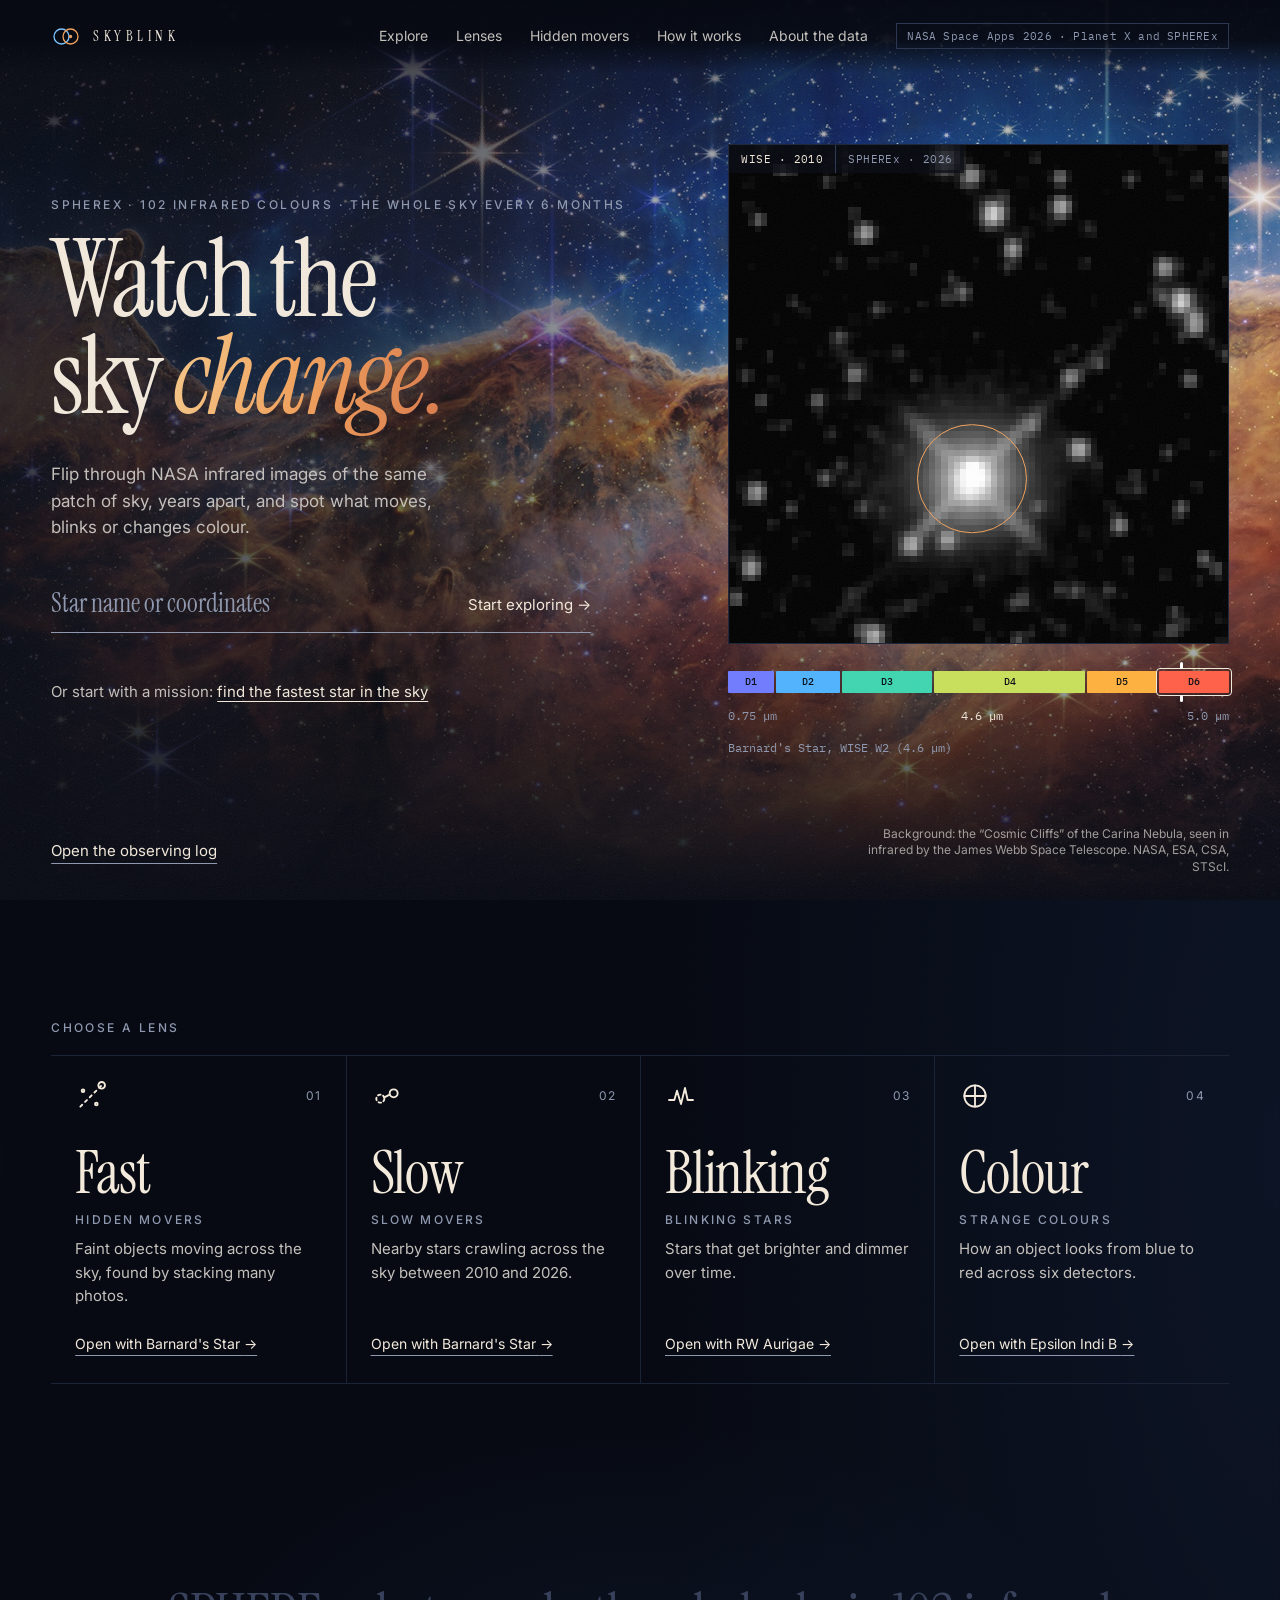
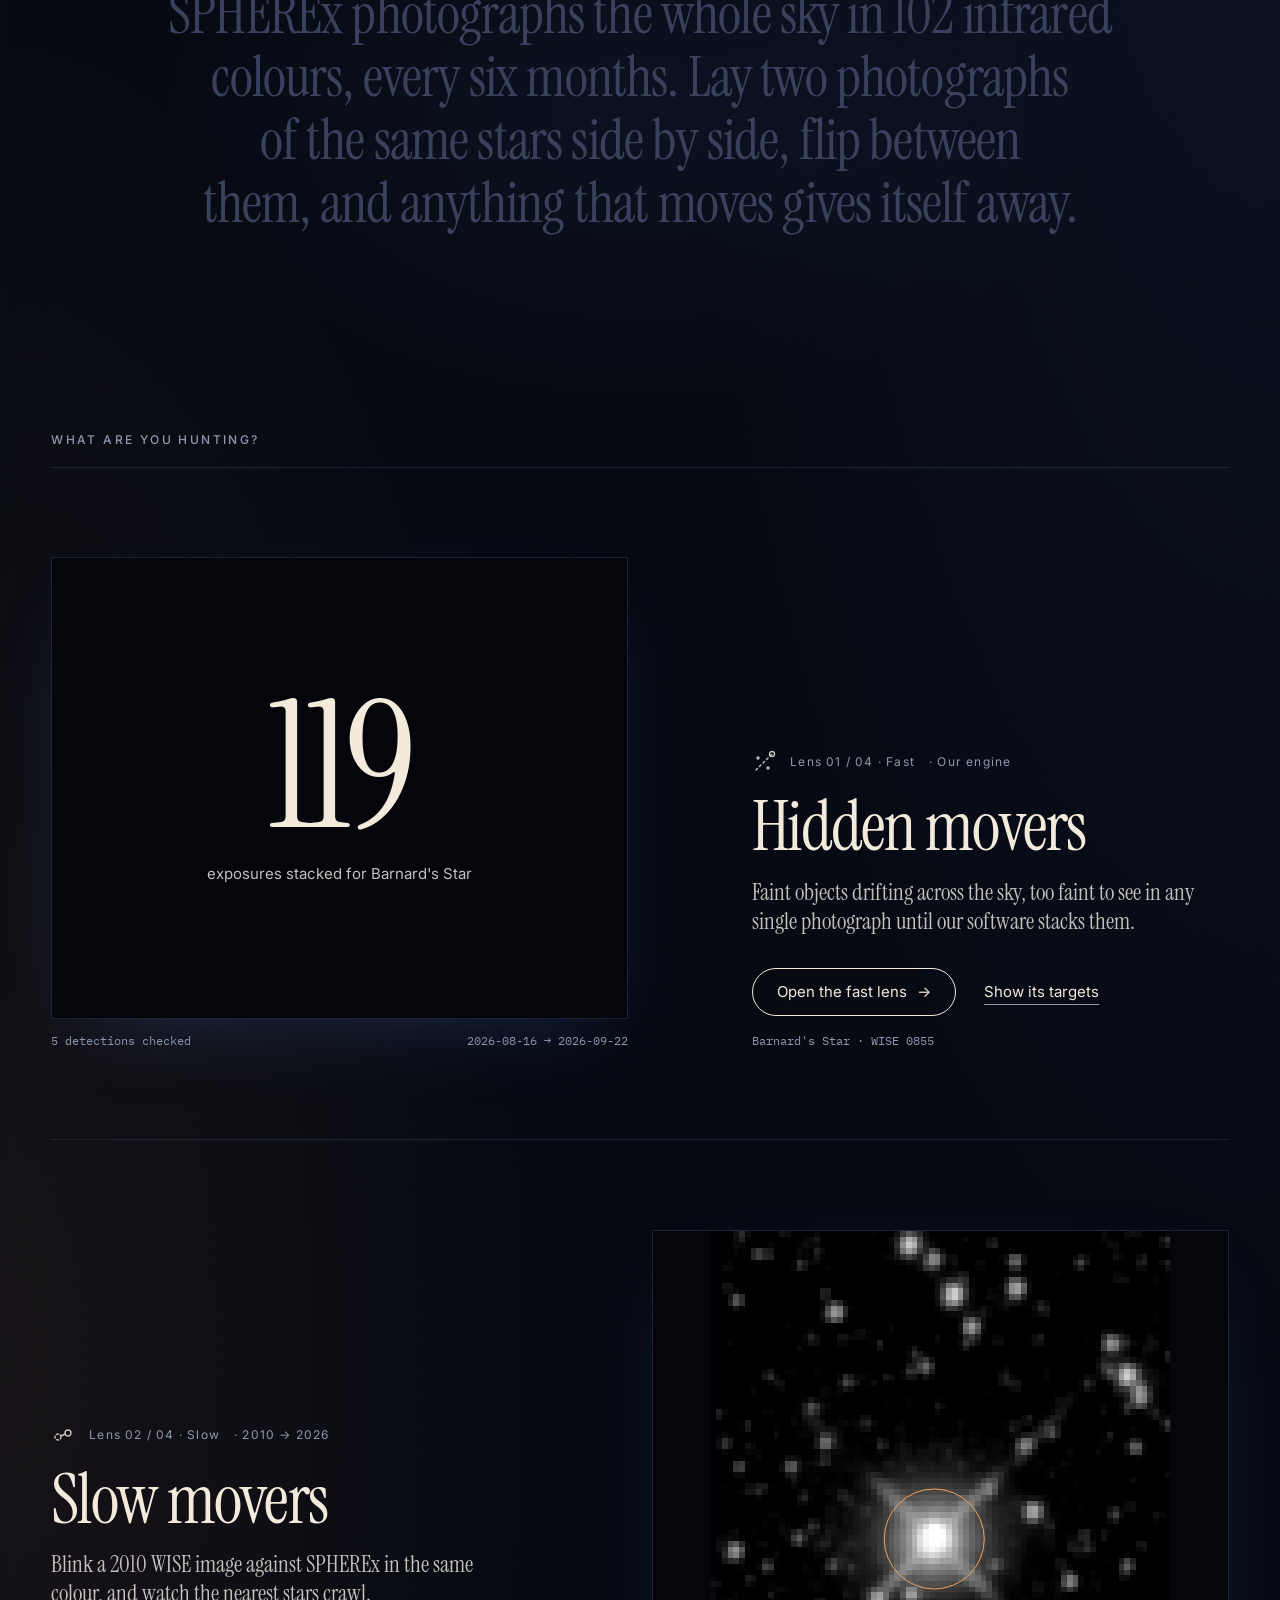
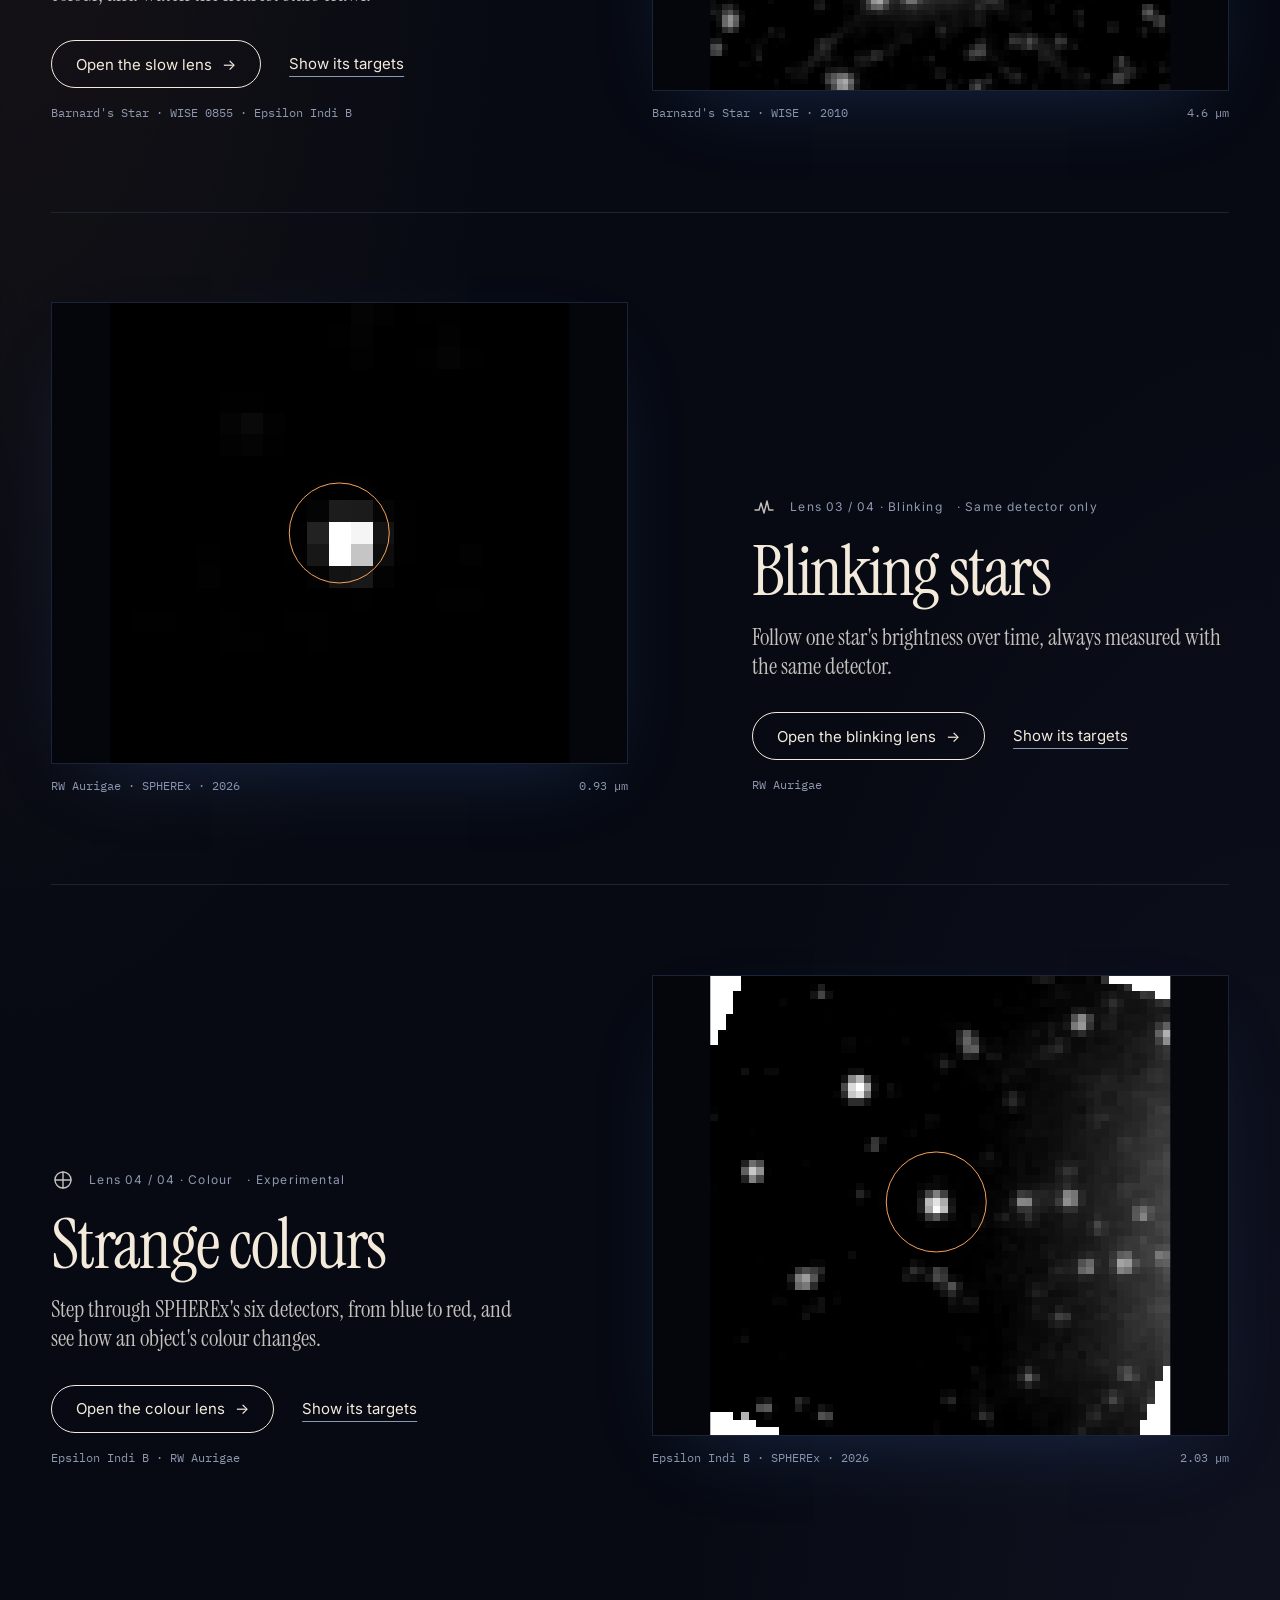
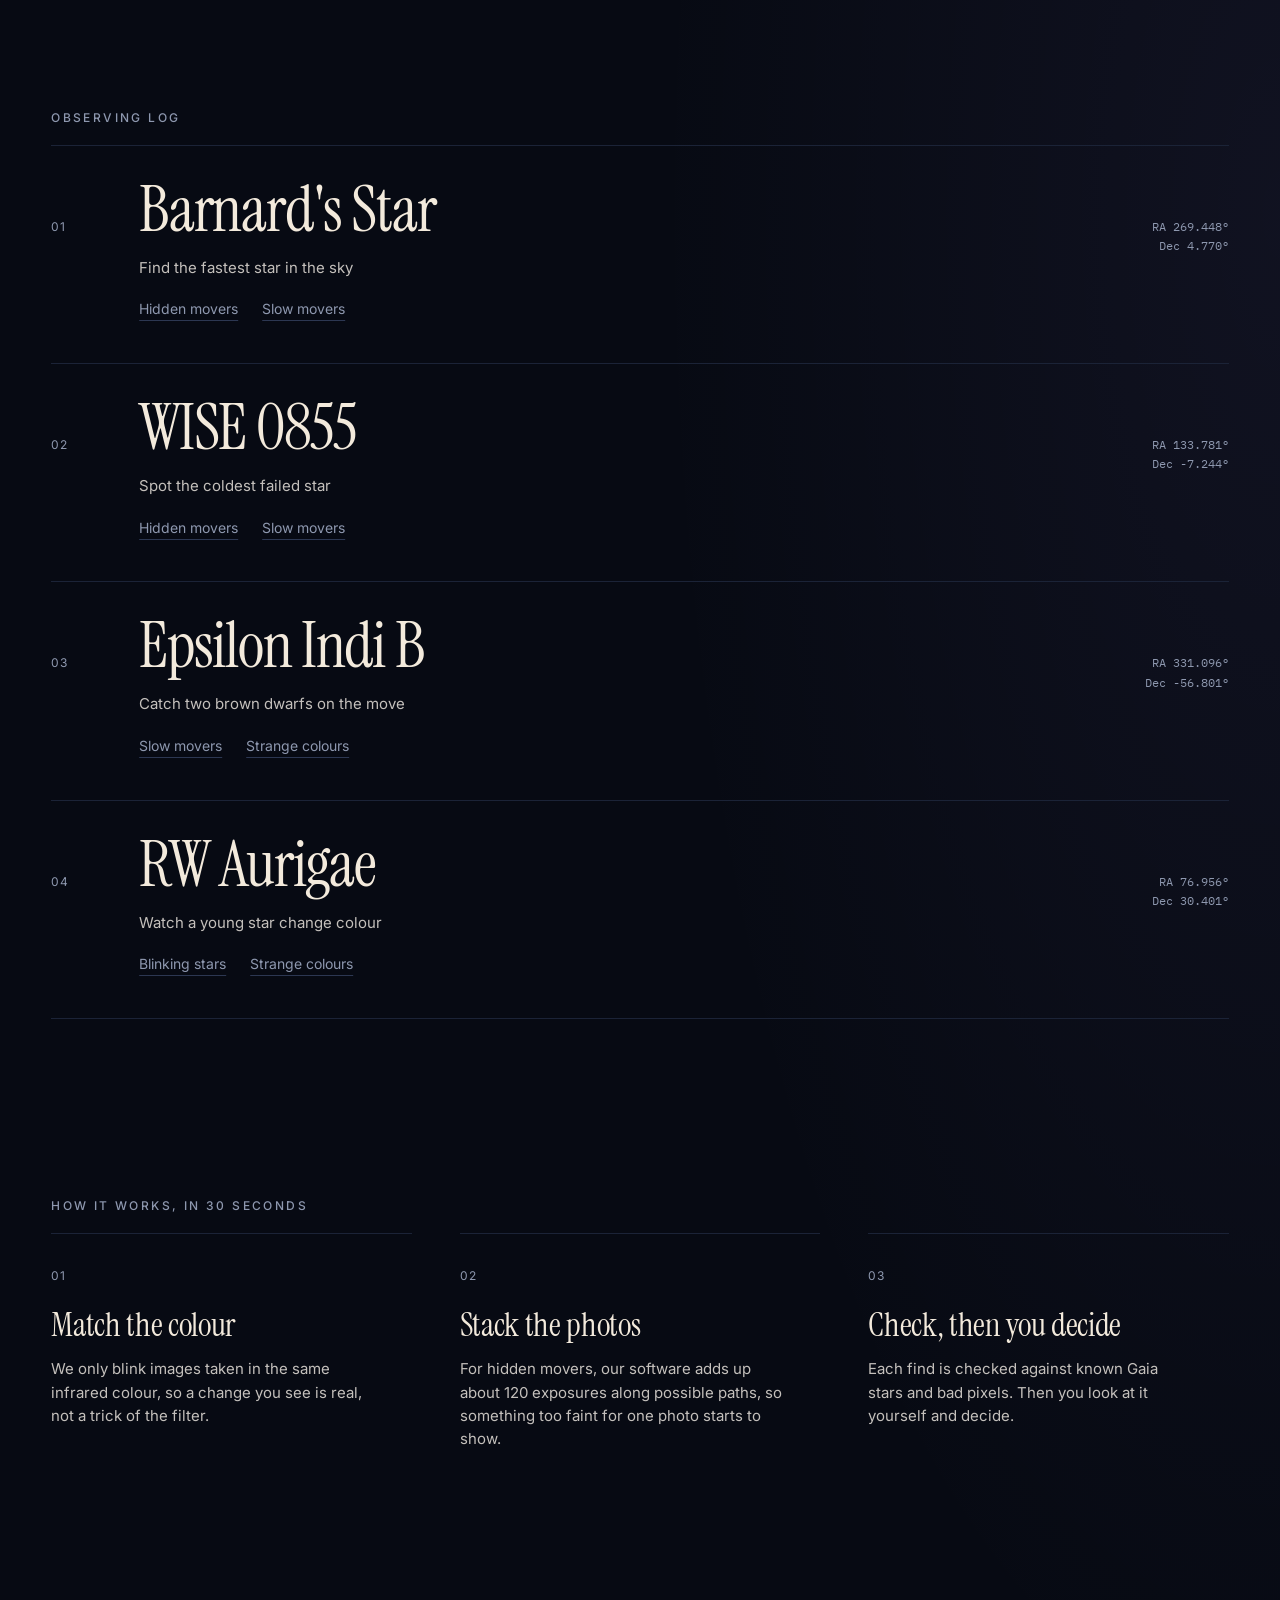
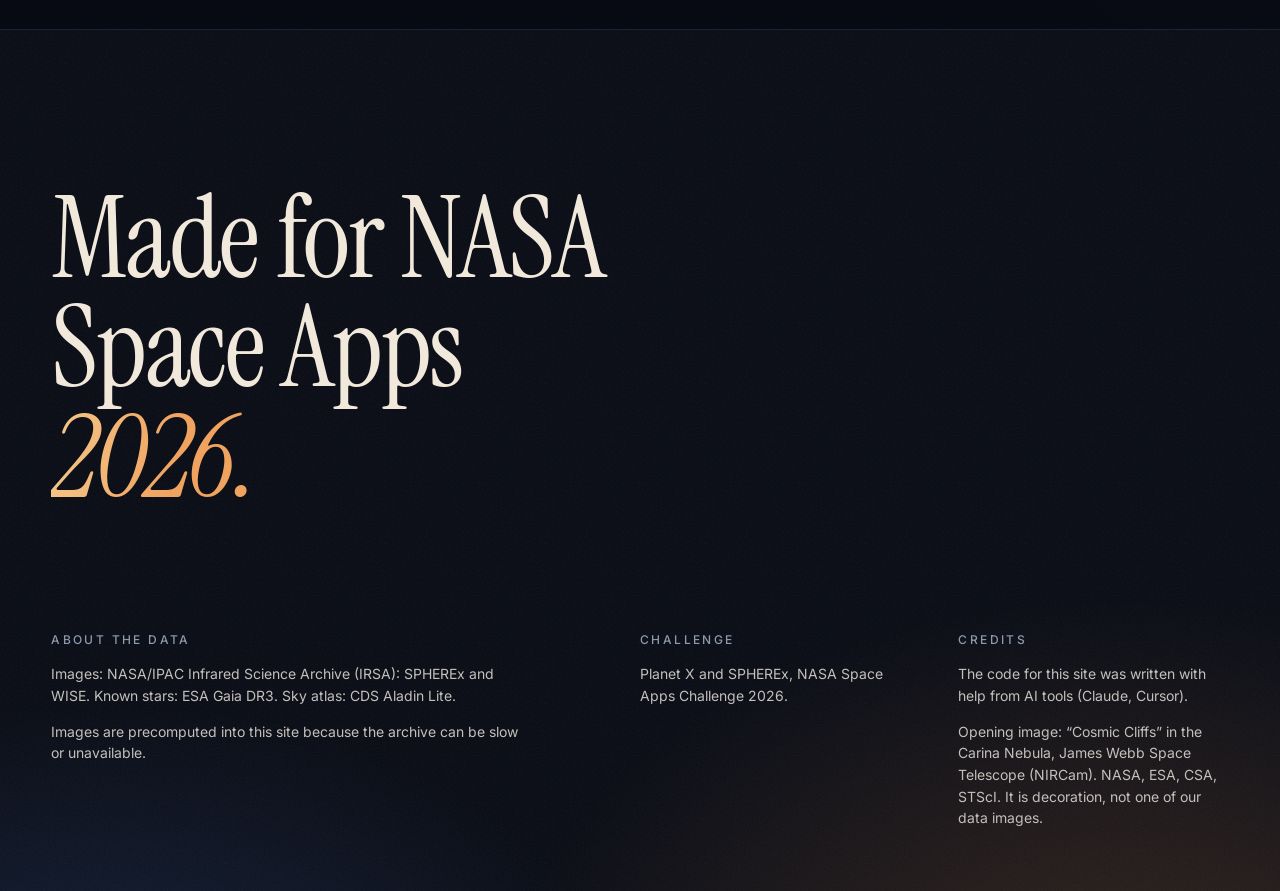
<file: site/index.html>
<!doctype html>
<html lang="en">
<head>
  <meta charset="utf-8">
  <meta name="viewport" content="width=device-width, initial-scale=1">
  <title>SkyBlink · Watch the sky change</title>
  <meta name="description" content="Explore NASA SPHEREx infrared sky images as a flipbook: hidden movers, slow movers, blinking stars and strange colours.">
  <link rel="preconnect" href="https://fonts.googleapis.com">
  <link rel="preconnect" href="https://fonts.gstatic.com" crossorigin>
  <link rel="stylesheet" href="https://fonts.googleapis.com/css2?family=Instrument+Serif:ital@0;1&family=IBM+Plex+Mono:wght@400;500&family=Inter:wght@400;500;600&display=swap">
  <script>document.documentElement.classList.add("js");</script>
  <link rel="stylesheet" href="css/style.css">
  <!-- Person D: discoveries.css goes here, after style.css -->
  <link rel="stylesheet" href="css/discovery.css">
  <link rel="stylesheet" href="css/discovery-theme.css">
</head>
<body>
  <a class="skip-link" href="#main">Skip to content</a>

  <!-- First-visit loader: the counter follows the hero images loading. -->
  <div class="loader" id="loader" aria-hidden="true">
    <div class="loader-inner">
      <span class="wordmark-text">SkyBlink</span>
      <p class="loader-line">Watch the sky change</p>
      <span class="loader-count" id="loader-count">0</span>
    </div>
  </div>

  <header class="nav">
    <a class="wordmark" href="index.html" data-nav aria-label="SkyBlink home">
      <svg class="logo" viewBox="0 0 40 28" aria-hidden="true">
        <circle cx="14" cy="14" r="10" fill="none" stroke="var(--known)" stroke-width="1.75"/>
        <circle cx="26" cy="14" r="10" fill="none" stroke="var(--accent)" stroke-width="1.75"/>
        <circle cx="26" cy="14" r="2.25" fill="var(--accent)"/>
      </svg>
      <span class="wordmark-text">SkyBlink</span>
    </a>
    <nav class="nav-links" aria-label="Main">
      <a href="index.html#log" data-nav>Explore</a>
      <a href="index.html#lenses" data-nav>Lenses</a>
      <a href="index.html?hunt=fast#log" data-nav>Hidden movers</a>
      <a href="index.html#how" data-nav>How it works</a>
      <a href="index.html#data" data-nav>About the data</a>
    </nav>
    <span class="nav-tag">NASA Space Apps 2026 · Planet X and SPHEREx</span>
    <button class="menu-btn" id="menu-btn" type="button" aria-expanded="false" aria-controls="menu">Menu</button>
  </header>

  <div class="menu" id="menu" hidden>
    <nav aria-label="Main menu">
      <ol class="menu-list">
        <li><a href="index.html#log" data-nav><span class="menu-num">01</span>Explore</a></li>
        <li><a href="index.html#lenses" data-nav><span class="menu-num">02</span>Lenses</a></li>
        <li><a href="index.html?hunt=fast#log" data-nav><span class="menu-num">03</span>Hidden movers</a></li>
        <li><a href="index.html#how" data-nav><span class="menu-num">04</span>How it works</a></li>
        <li><a href="index.html#data" data-nav><span class="menu-num">05</span>About the data</a></li>
      </ol>
    </nav>
    <p class="menu-foot">NASA Space Apps 2026 · Planet X and SPHEREx</p>
  </div>

  <main id="main" tabindex="-1">
    <!-- Home: shown when no target is selected -->
    <div id="home" hidden></div>

    <!-- Viewer: shown for ?target=…&mode=… -->
    <div id="viewer" hidden>
      <div id="viewer-head"></div>
      <div id="viewer-body"></div>

      <!-- Person D's containers: SkyBlink shows/hides them per mode, D fills them. -->
      <div class="sb-d-slot">
        <div id="sb-slow-result"></div>
        <div id="sb-fast-candidates"></div>
        <div id="sb-fast-rejected"></div>
        <div id="sb-target-aladin"></div>
      </div>
    </div>
  </main>

  <footer class="footer grain" id="data">
    <p class="footer-big">Made for NASA Space Apps <em>2026.</em></p>
    <div class="footer-cols">
      <div>
        <h2 class="footer-title">About the data</h2>
        <p>Images: NASA/IPAC Infrared Science Archive (IRSA): SPHEREx and WISE. Known stars: ESA Gaia DR3. Sky atlas: CDS Aladin Lite.</p>
        <p>Images are precomputed into this site because the archive can be slow or unavailable.</p>
      </div>
      <div>
        <h2 class="footer-title">Challenge</h2>
        <p>Planet X and SPHEREx, NASA Space Apps Challenge 2026.</p>
      </div>
      <div>
        <h2 class="footer-title">Credits</h2>
        <p>The code for this site was written with help from AI tools (Claude, Cursor).</p>
        <p>Opening image: “Cosmic Cliffs” in the Carina Nebula, James Webb Space Telescope (NIRCam). NASA, ESA, CSA, STScI. It is decoration, not one of our data images.</p>
      </div>
    </div>
  </footer>

  <script src="js/nebula.js"></script>
  <script src="js/app.js"></script>
  <script src="js/full-spectrum.js"></script>
  <!-- Person D: Aladin Lite and discoveries.js go here, after app.js -->
  <!-- <script src="https://aladin.cds.unistra.fr/AladinLite/api/v3/latest/aladin.js" charset="utf-8"></script> -->
  <script type="module" src="js/discovery/widgets.js"></script>
</body>
</html>
</file>
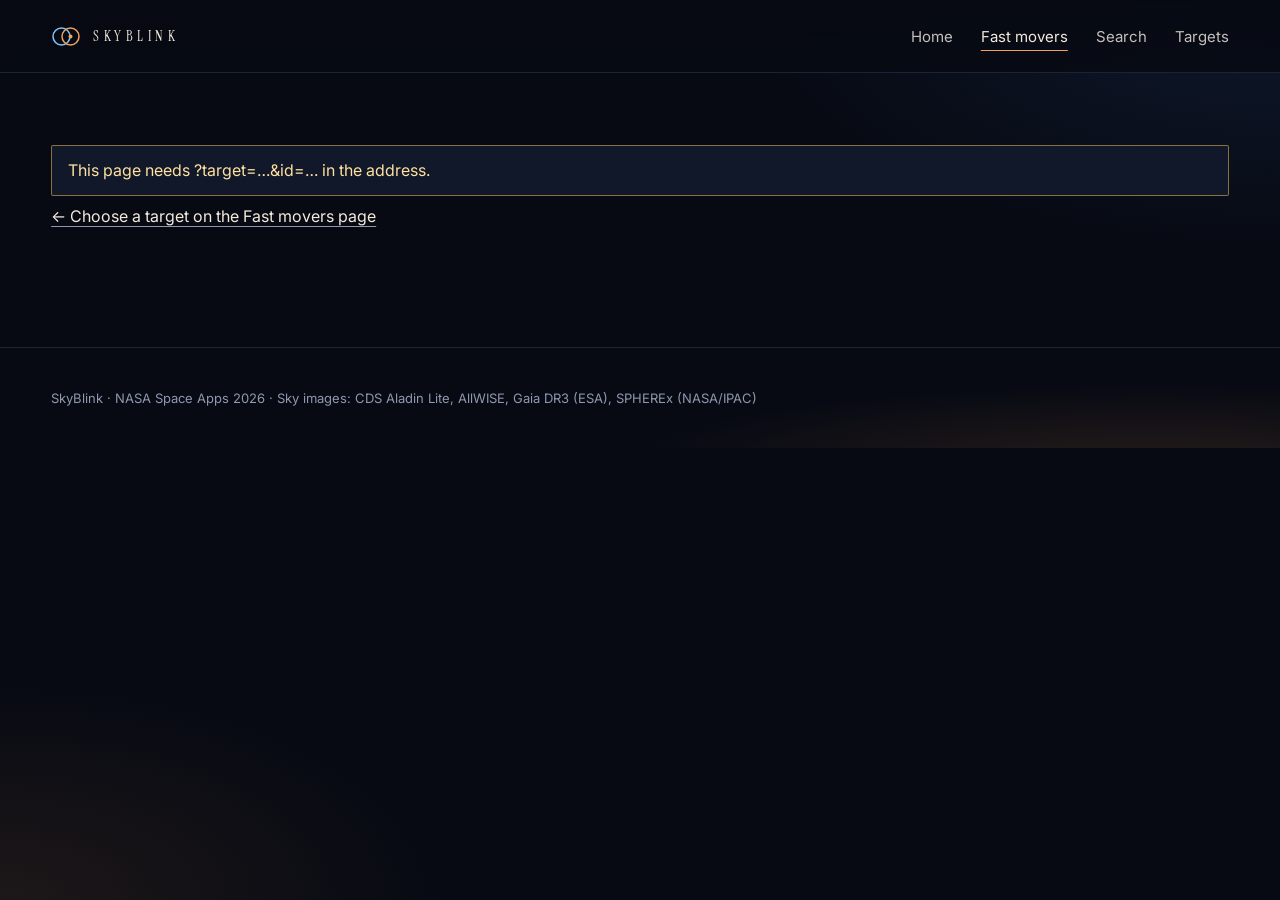
<file: site/candidate.html>
<!doctype html>
<html lang="en">
<head>
  <meta charset="utf-8">
  <meta name="viewport" content="width=device-width, initial-scale=1">
  <title>Candidate · SkyBlink</title>
  <link rel="preconnect" href="https://fonts.googleapis.com">
  <link rel="preconnect" href="https://fonts.gstatic.com" crossorigin>
  <link rel="stylesheet" href="https://fonts.googleapis.com/css2?family=Instrument+Serif:ital@0;1&family=IBM+Plex+Mono:wght@400;500&family=Inter:wght@400;500;600&display=swap">
  <link rel="stylesheet" href="css/style.css">
  <link rel="stylesheet" href="css/discovery.css">
  <link rel="stylesheet" href="css/discovery-theme.css">
  <script type="module" src="js/discovery/candidate-page.js"></script>
</head>
<body class="sbd-page">
  <header class="sbd-topbar">
    <a class="sbd-brand" href="index.html">Sky<span>Blink</span></a>
    <nav>
      <a href="index.html">Home</a>
      <a href="fast.html" aria-current="page">Fast movers</a>
      <a href="search.html">Search</a>
      <a href="discovery-target.html">Targets</a>
    </nav>
  </header>
  <main id="sbd-candidate" class="sbd sbd-main">
    <p class="sbd-muted">Loading…</p>
    <noscript><p>This page needs JavaScript.</p></noscript>
  </main>
  <footer class="sbd-footer">SkyBlink · NASA Space Apps 2026 · Sky images: CDS Aladin Lite, AllWISE, Gaia DR3 (ESA), SPHEREx (NASA/IPAC)</footer>
</body>
</html>
</file>
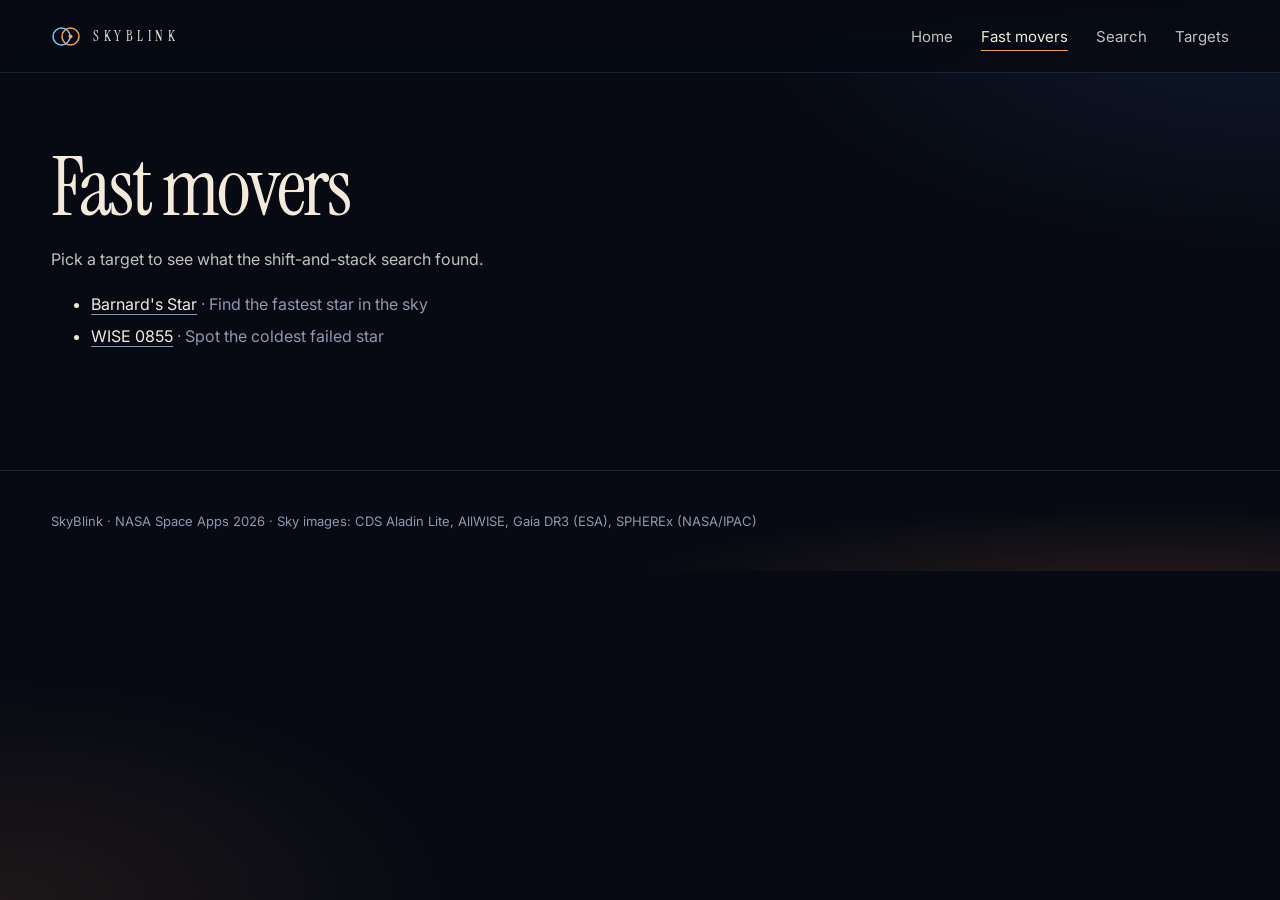
<file: site/fast.html>
<!doctype html>
<html lang="en">
<head>
  <meta charset="utf-8">
  <meta name="viewport" content="width=device-width, initial-scale=1">
  <title>Fast movers · SkyBlink</title>
  <link rel="preconnect" href="https://fonts.googleapis.com">
  <link rel="preconnect" href="https://fonts.gstatic.com" crossorigin>
  <link rel="stylesheet" href="https://fonts.googleapis.com/css2?family=Instrument+Serif:ital@0;1&family=IBM+Plex+Mono:wght@400;500&family=Inter:wght@400;500;600&display=swap">
  <link rel="stylesheet" href="css/style.css">
  <link rel="stylesheet" href="css/discovery.css">
  <link rel="stylesheet" href="css/discovery-theme.css">
  <script type="module" src="js/discovery/fast-page.js"></script>
</head>
<body class="sbd-page">
  <header class="sbd-topbar">
    <a class="sbd-brand" href="index.html">Sky<span>Blink</span></a>
    <nav>
      <a href="index.html">Home</a>
      <a href="fast.html" aria-current="page">Fast movers</a>
      <a href="search.html">Search</a>
      <a href="discovery-target.html">Targets</a>
    </nav>
  </header>
  <main id="sbd-fast" class="sbd sbd-main">
    <p class="sbd-muted">Loading…</p>
    <noscript><p>This page needs JavaScript.</p></noscript>
  </main>
  <footer class="sbd-footer">SkyBlink · NASA Space Apps 2026 · Sky images: CDS Aladin Lite, AllWISE, Gaia DR3 (ESA), SPHEREx (NASA/IPAC)</footer>
</body>
</html>
</file>
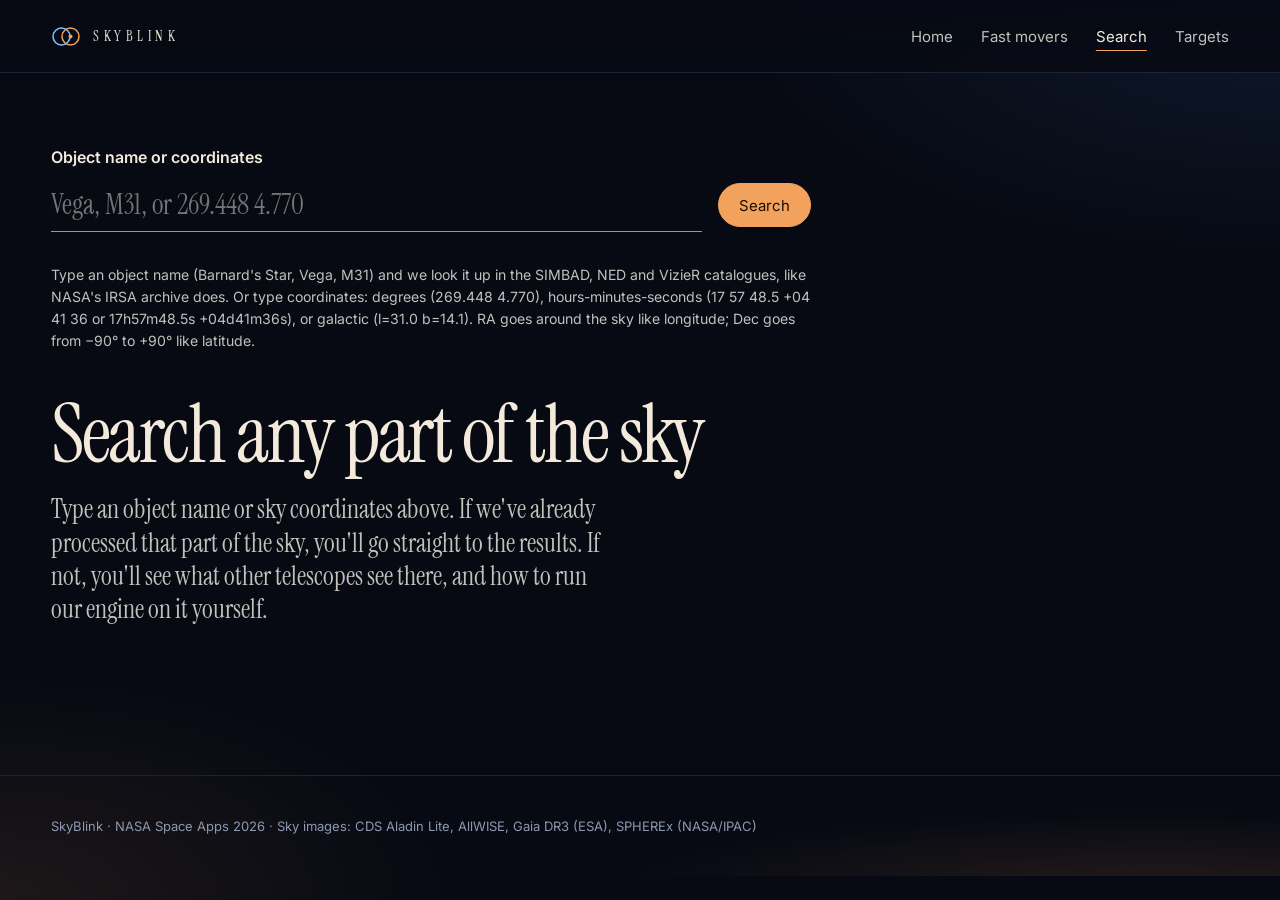
<file: site/search.html>
<!doctype html>
<html lang="en">
<head>
  <meta charset="utf-8">
  <meta name="viewport" content="width=device-width, initial-scale=1">
  <title>Search the sky · SkyBlink</title>
  <link rel="preconnect" href="https://fonts.googleapis.com">
  <link rel="preconnect" href="https://fonts.gstatic.com" crossorigin>
  <link rel="stylesheet" href="https://fonts.googleapis.com/css2?family=Instrument+Serif:ital@0;1&family=IBM+Plex+Mono:wght@400;500&family=Inter:wght@400;500;600&display=swap">
  <link rel="stylesheet" href="css/style.css">
  <link rel="stylesheet" href="css/discovery.css">
  <link rel="stylesheet" href="css/discovery-theme.css">
  <script type="module" src="js/discovery/search-page.js"></script>
</head>
<body class="sbd-page">
  <header class="sbd-topbar">
    <a class="sbd-brand" href="index.html">Sky<span>Blink</span></a>
    <nav>
      <a href="index.html">Home</a>
      <a href="fast.html">Fast movers</a>
      <a href="search.html" aria-current="page">Search</a>
      <a href="discovery-target.html">Targets</a>
    </nav>
  </header>
  <main id="sbd-search-page" class="sbd sbd-main">
    <p class="sbd-muted">Loading…</p>
    <noscript><p>This page needs JavaScript.</p></noscript>
  </main>
  <footer class="sbd-footer">SkyBlink · NASA Space Apps 2026 · Sky images: CDS Aladin Lite, AllWISE, Gaia DR3 (ESA), SPHEREx (NASA/IPAC)</footer>
</body>
</html>
</file>
<file: site/css/style.css>
/* SkyBlink design tokens (shared with Person D's discovery.css).
 * Taken from the JWST Cosmic Cliffs image in the hero: deep-space navy, starlight text,
 * cliff amber for highlights. Data colours stay fixed: blue = known stars, D1–D6 = detectors. */
:root {
  --bg: #070A13; --panel: #0D1322; --line: #1B2337; --line-2: #2C3752;
  --text: #F3EADC; --text-2: #C4C0BC; --muted: #8E98AF;
  --accent: #F2A25C; --on-accent: #1B0E03; --link: #F3EADC;
  --amber: #E08A45; --gold: #F6C98A; --nebula-blue: #3F6FC4; --violet: #A994FF; --dim: #39425C;
  --known: #7CC4FF; --ok: #7CE0A8;
  --warn-bg: #1E140D; --warn-line: #6E4220; --warn-text: #FFD9B5;
  --d1: #6E7BFF; --d2: #4FB3FF; --d3: #3DD6B0; --d4: #C8E05A; --d5: #FFB13D; --d6: #FF5F45;
  --font-head: "Instrument Serif", "Times New Roman", serif; --font-body: Inter, system-ui, sans-serif; --font-mono: "IBM Plex Mono", monospace;
  --radius: 2px;
  --gut: clamp(16px, 4vw, 56px);
  --ease: cubic-bezier(.2, .7, .1, 1);
}

/* ---------- Base ---------- */
*, *::before, *::after { box-sizing: border-box; }
html { color-scheme: dark; }
body {
  margin: 0;
  background: var(--bg);
  color: var(--text);
  font-family: var(--font-body);
  font-size: 16px;
  line-height: 1.55;
  -webkit-text-size-adjust: 100%;
  -webkit-font-smoothing: antialiased;
}
body.menu-open { overflow: hidden; }
h1, h2, h3 { font-family: var(--font-head); font-weight: 400; line-height: 1.1; margin: 0 0 .5em; letter-spacing: -0.01em; }
em { font-style: italic; }
p { margin: 0 0 1em; color: var(--text-2); }
a { color: var(--link); text-underline-offset: 4px; text-decoration-thickness: 1px; }
a:hover { color: var(--text); text-decoration-color: var(--muted); }
img { max-width: 100%; }
.mono, code { font-family: var(--font-mono); }
code { font-size: .9em; }
[hidden] { display: none !important; }

:focus-visible { outline: 1px solid var(--text); outline-offset: 4px; }
main:focus { outline: none; }

.skip-link {
  position: absolute; left: 12px; top: -60px; z-index: 100;
  background: var(--text); color: var(--bg);
  padding: 10px 14px; font-weight: 500; text-decoration: none;
}
.skip-link:focus { top: 12px; }

.visually-hidden {
  position: absolute !important; width: 1px; height: 1px; padding: 0; margin: -1px;
  overflow: hidden; clip: rect(0 0 0 0); white-space: nowrap; border: 0;
}

.wrap { max-width: 1280px; margin: 0 auto; padding: 0 var(--gut); }

/* Film grain on large dark surfaces (never over data images). */
.grain { position: relative; isolation: isolate; }
.grain::after {
  content: ""; position: absolute; inset: 0; pointer-events: none; z-index: 3; opacity: .07;
  background-image: url("data:image/svg+xml,%3Csvg xmlns='http://www.w3.org/2000/svg' width='160' height='160'%3E%3Cfilter id='n'%3E%3CfeTurbulence type='fractalNoise' baseFrequency='.9' numOctaves='2' stitchTiles='stitch'/%3E%3C/filter%3E%3Crect width='100%25' height='100%25' filter='url(%23n)'/%3E%3C/svg%3E");
}

/* Small uppercase label */
.kicker {
  font: 500 12px/1.4 var(--font-body); letter-spacing: .2em; text-transform: uppercase;
  color: var(--muted); margin: 0 0 1.5em;
}

/* Underlined text link / button */
.ul-link {
  display: inline-flex; align-items: center; min-height: 44px; padding: 0;
  background: none; border: 0; cursor: pointer;
  font: 400 15px/1.2 var(--font-body); color: var(--text);
  text-decoration: underline; text-decoration-thickness: 1px; text-underline-offset: 7px;
  text-decoration-color: var(--muted);
  transition: text-decoration-color .3s;
}
.ul-link:hover { text-decoration-color: var(--text); color: var(--text); }
.ul-link[aria-pressed="true"]::before {
  content: ""; width: 6px; height: 6px; border-radius: 50%; background: var(--accent); margin-right: 10px;
}

/* ---------- Shared pieces (viewer) ---------- */
.card {
  background: var(--panel);
  border: 1px solid var(--line);
  border-radius: var(--radius);
  padding: 20px;
}

.chip {
  display: inline-flex; align-items: center; gap: 6px;
  padding: 3px 10px;
  border: 1px solid var(--line-2);
  border-radius: 999px;
  color: var(--text-2);
  font-size: 13px;
  white-space: nowrap;
}
.chip-mono { font-family: var(--font-mono); font-size: 12px; }
.chip-warn { background: var(--warn-bg); border-color: var(--warn-line); color: var(--warn-text); }
.chip-accent { border-color: var(--accent); color: var(--accent); }

.eyebrow { font: 500 12px/1.4 var(--font-body); letter-spacing: .2em; text-transform: uppercase; color: var(--muted); margin: 0 0 1em; }

.btn {
  display: inline-flex; align-items: center; justify-content: center; gap: 8px;
  min-height: 44px; padding: 0 18px;
  border: 1px solid var(--line-2); border-radius: var(--radius);
  background: transparent; color: var(--text);
  font: 500 15px/1 var(--font-body);
  text-decoration: none; cursor: pointer;
}
.btn:hover { border-color: var(--text); color: var(--text); }
.btn-primary { background: var(--text); border-color: var(--text); color: var(--bg); }
.btn-primary:hover { background: #fff; border-color: #fff; color: var(--bg); }
.btn-icon { width: 44px; padding: 0; }

.pills { display: flex; flex-wrap: wrap; gap: 8px; }
.pill {
  display: inline-flex; align-items: center; justify-content: center;
  min-height: 44px; padding: 0 16px;
  border: 1px solid var(--line-2); border-radius: 999px;
  background: transparent; color: var(--text-2);
  font: 500 14px/1 var(--font-body);
  text-decoration: none; cursor: pointer;
}
.pill:hover { color: var(--text); border-color: var(--muted); }
.pill[aria-current="page"], .pill[aria-pressed="true"] {
  background: var(--text); border-color: var(--text); color: var(--bg);
}
.pill[aria-disabled="true"] { opacity: .45; cursor: not-allowed; }
.pill[aria-disabled="true"]:hover { color: var(--text-2); border-color: var(--line-2); }

.notice {
  background: var(--warn-bg); border: 1px solid var(--warn-line); color: var(--warn-text);
  border-radius: var(--radius); padding: 16px 20px;
}
.notice p { color: var(--warn-text); margin: 0; }

/* ---------- Loader ---------- */
.loader { display: none; }
.js .loader {
  position: fixed; inset: 0; z-index: 90; background: var(--bg);
  display: flex; align-items: center; padding: 0 var(--gut);
  transition: opacity .8s var(--ease), visibility .8s;
  animation: loader-failsafe .6s 5s forwards;   /* never cover the page if JS stalls */
}
.loader.is-done { opacity: 0; visibility: hidden; }
.loader .wordmark-text { font: 400 15px/1 var(--font-head); letter-spacing: .32em; text-transform: uppercase; }
.loader-line { font: 400 clamp(26px, 3vw, 34px)/1.1 var(--font-head); color: var(--text); margin: 28px 0 22px; }
.loader-count { font: 400 13px/1 var(--font-body); color: var(--muted); font-variant-numeric: tabular-nums; }
@keyframes loader-failsafe { to { opacity: 0; visibility: hidden; } }

/* ---------- Nav ---------- */
.nav {
  position: fixed; inset: 0 0 auto 0; z-index: 60;
  display: flex; align-items: center; justify-content: space-between;
  padding: 14px var(--gut);
  color: var(--text); pointer-events: none;
  background: linear-gradient(to bottom, rgba(7, 10, 19, .96) 0%, rgba(7, 10, 19, .9) 55%, rgba(7, 10, 19, 0) 100%);
}
.nav > * { pointer-events: auto; }
.nav { gap: 28px; }
.nav-links { display: flex; gap: 0 28px; margin-left: auto; }
.nav-links a {
  display: inline-flex; align-items: center; min-height: 44px;
  font: 400 14px/1 var(--font-body); color: var(--text-2); text-decoration: none;
}
.nav-links a:hover { color: var(--text); text-decoration: underline; text-underline-offset: 7px; }
.nav-tag {
  font: 400 11px/1.3 var(--font-mono); color: var(--muted); letter-spacing: .02em;
  border: 1px solid var(--line-2); padding: 5px 10px; white-space: nowrap;
}
.menu-btn { display: none; }
@media (max-width: 1180px) { .nav-tag { display: none; } }
@media (max-width: 760px) {
  .nav-links { display: none; }
  .menu-btn { display: inline-block; margin-left: auto; }
}
.wordmark { display: inline-flex; align-items: center; gap: 12px; min-height: 44px; color: inherit; text-decoration: none; }
.wordmark:hover { color: inherit; }
.logo { width: 30px; height: 21px; }
.wordmark-text { font: 400 14px/1 var(--font-head); letter-spacing: .32em; text-transform: uppercase; }
.menu-btn {
  min-height: 44px; min-width: 44px; padding: 0 2px; background: none; border: 0; cursor: pointer;
  font: 400 15px/1 var(--font-body); color: inherit;
}

/* Full-screen menu */
.menu {
  position: fixed; inset: 0; z-index: 55; background: var(--bg);
  display: flex; flex-direction: column; justify-content: center;
  padding: 96px var(--gut) 40px; opacity: 0; transition: opacity .5s var(--ease);
}
.menu.is-open { opacity: 1; }
.menu-list { list-style: none; margin: 0; padding: 0; }
.menu-list a {
  display: inline-flex; align-items: baseline; gap: 18px;
  font: 400 clamp(44px, 8vw, 104px)/1.05 var(--font-head); letter-spacing: -0.02em;
  color: var(--text); text-decoration: none;
}
.menu-list a:hover { font-style: italic; }
.menu-num { font: 400 12px/1 var(--font-body); color: var(--muted); letter-spacing: .1em; }
.menu-foot { position: absolute; left: var(--gut); bottom: 28px; margin: 0; font-size: 13px; color: var(--muted); }

#viewer { padding-top: 84px; }

/* ---------- Footer ---------- */
.footer { border-top: 1px solid var(--line); margin-top: 120px; padding: clamp(80px, 12vw, 160px) var(--gut) 48px; }
body.is-home .footer { margin-top: 0; }
.footer .footer-big {
  font: 400 clamp(48px, 9vw, 136px)/.95 var(--font-head); letter-spacing: -0.02em;
  color: var(--text); margin: 0 0 clamp(64px, 10vw, 120px); max-width: 11ch;
}
.footer-cols { display: grid; grid-template-columns: 2fr 1fr 1fr; gap: 32px 48px; }
.footer-title { font: 500 12px/1.4 var(--font-body); letter-spacing: .2em; text-transform: uppercase; color: var(--muted); margin-bottom: 14px; }
.footer p { font-size: 14px; color: var(--text-2); max-width: 52ch; }

/* ---------- Spectral ruler ---------- */
.ruler { width: 100%; }
.ruler-bar { position: relative; display: flex; gap: 2px; height: 22px; }
.ruler-compact .ruler-bar { height: 14px; }
.ruler-seg {
  position: relative; min-width: 0; border-radius: 1px;
  display: flex; align-items: center; justify-content: center;
}
.ruler-seg.is-current { outline: 1px solid var(--text); outline-offset: 2px; }
.ruler-seg-label { font-family: var(--font-mono); font-size: 10px; font-weight: 500; color: var(--bg); }
.ruler-compact .ruler-seg-label { display: none; }
/* Marker: ticks above and below the bar, so it never covers a segment label. */
.ruler-marker { position: absolute; top: -9px; bottom: -9px; width: 3px; margin-left: -1.5px; }
.ruler-marker::before, .ruler-marker::after {
  content: ""; position: absolute; left: 0; width: 3px; height: 7px; background: #fff; border-radius: 2px;
}
.ruler-marker::before { top: 0; }
.ruler-marker::after { bottom: 0; }
.ruler { padding-top: 9px; }
.ruler-ends {
  display: flex; justify-content: space-between; gap: 8px; margin-top: 14px;
  font-family: var(--font-mono); font-size: 12px; color: var(--muted);
}
.ruler-now { color: var(--text); }

/* ---------- Home ---------- */
#home section[id] { scroll-margin-top: 72px; }

/* Hero: the JWST "Cosmic Cliffs" (decoration, credited). The cursor lenses it via js/nebula.js. */
.hero {
  min-height: 100svh; display: flex; flex-direction: column; justify-content: center;
  padding: 120px var(--gut) 120px; overflow: hidden;
}
.hero-sky { position: absolute; inset: 0; z-index: 0; background: var(--bg); }
.nebula-img, .nebula-gl {
  position: absolute; inset: 0; width: 100%; height: 100%; display: block;
}
.nebula-img { object-fit: cover; transform: scale(1.07); animation: nebula-in 2.4s var(--ease) both; }
.nebula-gl { opacity: 0; transition: opacity 1.2s var(--ease); }
.nebula-gl.is-on { opacity: 1; }
@keyframes nebula-in { from { opacity: 0; transform: scale(1.14); } to { opacity: 1; transform: scale(1.07); } }
/* Keeps the words readable: darker on the text side and fading into the page below. */
.hero-shade {
  position: absolute; inset: 0; z-index: 1; pointer-events: none;
  background:
    linear-gradient(90deg, rgba(7, 10, 19, .82) 0%, rgba(7, 10, 19, .55) 38%, rgba(7, 10, 19, .08) 70%),
    linear-gradient(180deg, rgba(7, 10, 19, .55) 0%, rgba(7, 10, 19, 0) 22%, rgba(7, 10, 19, 0) 62%, var(--bg) 100%);
}
.hero-credit { margin: 0; max-width: 46ch; text-align: right; font-size: 12px; line-height: 1.4; color: var(--text-2); opacity: .8; }
.hero-inner {
  position: relative; z-index: 2;
  display: grid; grid-template-columns: minmax(0, 1.2fr) minmax(0, 1fr); gap: 48px clamp(40px, 6vw, 96px); align-items: center;
}
.hero-preview { margin: 0; max-width: 520px; justify-self: end; width: 100%; }
.hero-preview .plate { aspect-ratio: 1; }
.plate-ruler { margin-top: 18px; }
.hero .search { margin-top: 36px; max-width: 540px; }
.hero .search input { min-height: 56px; font-size: clamp(20px, 2vw, 26px); }
.search-go {
  min-height: 44px; padding: 0; background: none; border: 0; cursor: pointer; white-space: nowrap;
  font: 400 15px/1 var(--font-body); color: var(--text);
}
.search-go:hover { text-decoration: underline; text-underline-offset: 7px; }
.hero-title {
  font-size: clamp(56px, 8.4vw, 136px); line-height: .9; letter-spacing: -0.035em;
  margin: 0; max-width: 8.5ch;
}
.hero-title em {
  background: linear-gradient(100deg, var(--gold) 0%, var(--accent) 45%, #D9774A 100%);
  -webkit-background-clip: text; background-clip: text; color: transparent; padding-right: .06em;
}
.hero-sub { max-width: 36ch; font-size: 17px; margin: 36px 0 0; }
.hero-foot {
  position: absolute; z-index: 2; left: var(--gut); right: var(--gut); bottom: 24px;
  display: flex; justify-content: space-between; align-items: center;
}


/* Statement: large centred serif; words light up on scroll. */
.statement { padding: clamp(120px, 22vh, 240px) var(--gut); }
.statement-text {
  font: 400 clamp(30px, 4.4vw, 64px)/1.12 var(--font-head); letter-spacing: -0.015em;
  color: var(--text); text-align: center; max-width: 21em; margin: 0 auto; text-wrap: balance;
}
.statement-text .w { color: var(--dim); transition: color .4s; }
.statement-text .w.is-lit { color: var(--text); }

/* Lens picker */
.lenses { padding: clamp(72px, 10vw, 120px) var(--gut) 0; }
.lens-grid { list-style: none; margin: 0; padding: 0; display: grid; grid-template-columns: repeat(4, minmax(0, 1fr)); border-top: 1px solid var(--line); border-bottom: 1px solid var(--line); }
.lens-grid li { border-left: 1px solid var(--line); }
.lens-grid li:first-child { border-left: 0; }
.lens-tile {
  display: flex; flex-direction: column; gap: 10px; height: 100%; min-height: 300px;
  padding: 24px 24px 28px; color: var(--text); text-decoration: none; transition: background .3s;
}
a.lens-tile:hover { background: var(--panel); color: var(--text); }
a.lens-tile:hover .lens-word { font-style: italic; }
.lens-tile.is-off { color: var(--muted); }
.lens-top { display: flex; justify-content: space-between; align-items: center; margin-bottom: 24px; }
.lens-top .mode-icon { width: 32px; height: 32px; stroke: currentColor; }
.lens-num { font: 400 12px/1 var(--font-body); letter-spacing: .1em; color: var(--muted); }
.lens-word { font: 400 clamp(44px, 4.6vw, 72px)/.95 var(--font-head); letter-spacing: -0.02em; }
.lens-name { font: 500 12px/1.3 var(--font-body); letter-spacing: .18em; text-transform: uppercase; color: var(--muted); }
.lens-short { font-size: 15px; color: var(--text-2); max-width: 30ch; }
.lens-tile.is-off .lens-short { color: var(--muted); }
.lens-go { margin-top: auto; padding-top: 16px; font-size: 14px; text-decoration: underline; text-underline-offset: 6px; text-decoration-color: var(--muted); }
.lens-tile.is-off .lens-go { text-decoration: none; font: italic 400 20px/1 var(--font-head); }

/* Reveal on scroll */
.reveal { opacity: 0; transform: translateY(32px); transition: opacity 1s var(--ease), transform 1.2s var(--ease); }
.reveal.is-in { opacity: 1; transform: none; }

/* Chapters: one per mode, media and text alternating sides. */
.chapters { padding: 0 var(--gut) clamp(80px, 12vw, 160px); }
.chapter {
  display: grid; grid-template-columns: repeat(12, minmax(0, 1fr)); gap: 24px;
  align-items: end; padding: clamp(48px, 7vw, 96px) 0; border-top: 1px solid var(--line);
}
.chapter-media { grid-column: 1 / span 6; grid-row: 1; }
.chapter-copy { grid-column: 8 / span 5; grid-row: 1; }
.chapter.is-flip .chapter-media { grid-column: 7 / span 6; }
.chapter.is-flip .chapter-copy { grid-column: 1 / span 5; }
.chapter-num { display: flex; align-items: center; gap: 14px; font: 400 12px/1 var(--font-body); color: var(--muted); letter-spacing: .1em; margin: 0 0 20px; }
.mode-icon { width: 24px; height: 24px; flex: none; fill: none; stroke: var(--text-2); stroke-width: 1.4; stroke-linecap: round; stroke-linejoin: round; }
.chapter-name { font-size: clamp(48px, 5.4vw, 84px); line-height: .95; letter-spacing: -0.025em; color: var(--text); margin: 0 0 18px; }
.chapter-lead { font: 400 clamp(20px, 1.8vw, 26px)/1.25 var(--font-head); color: var(--text-2); margin: 0 0 32px; }
.lens-open {
  display: inline-flex; align-items: center; gap: 10px; min-height: 48px; padding: 0 24px;
  border: 1px solid var(--text); border-radius: 999px; color: var(--text); text-decoration: none;
  font: 400 15px/1 var(--font-body); transition: background .3s, color .3s;
}
.lens-open:hover { background: var(--text); color: var(--bg); }
.lens-open.is-off { border-color: var(--line-2); color: var(--muted); }
.chapter-links { display: flex; flex-wrap: wrap; align-items: center; gap: 12px 28px; }
.chapter-tag { color: var(--muted); }
.chapter-ex { font: 400 12px/1.5 var(--font-mono); color: var(--muted); margin: 16px 0 0; }

.plate { position: relative; aspect-ratio: 5 / 4; background: #04060C; border: 1px solid var(--line); overflow: hidden; }
.plate-sq { position: absolute; top: 0; bottom: 0; left: 50%; transform: translateX(-50%); aspect-ratio: 1; }
.plate-sq img { position: absolute; inset: 0; width: 100%; height: 100%; image-rendering: pixelated; opacity: 0; }
.plate-sq img.is-on { opacity: 1; }
.plate-rings { position: absolute; inset: 0; pointer-events: none; }
.ring {
  position: absolute; width: 22%; aspect-ratio: 1; transform: translate(-50%, -50%);
  border: 1.5px solid var(--accent); border-radius: 50%;
}
.plate-chips { position: absolute; top: 0; left: 0; right: 0; z-index: 2; display: flex; flex-wrap: wrap; pointer-events: none; }
.plate-chip {
  padding: 7px 12px; background: rgba(7, 10, 19, .78);
  font: 400 11px/1.3 var(--font-mono); letter-spacing: .04em; color: var(--muted);
}
.plate-chip + .plate-chip { border-left: 1px solid var(--line-2); }
.plate-chip.is-on { color: var(--text); }
.plate-chip.plate-badge { background: var(--warn-bg); color: var(--warn-text); }
.plate-cap {
  display: flex; justify-content: space-between; gap: 16px; margin: 14px 0 0;
  font: 400 12px/1.4 var(--font-mono); color: var(--muted);
}
.plate-type { display: flex; flex-direction: column; justify-content: center; align-items: center; text-align: center; padding: 24px; }
.plate-big { font: 400 clamp(96px, 14vw, 220px)/.85 var(--font-head); letter-spacing: -0.04em; color: var(--text); }
.plate-note { margin-top: 18px; font-size: 15px; color: var(--text-2); }
.plate-empty { display: flex; align-items: center; justify-content: center; }
.plate-empty span { font: italic 400 clamp(26px, 3vw, 36px)/1 var(--font-head); color: var(--muted); }

.search { display: flex; align-items: center; gap: 24px; border-bottom: 1px solid var(--muted); transition: border-color .3s; }
.search:focus-within { border-bottom-color: var(--text); box-shadow: 0 1px 0 var(--text); }
.search input {
  flex: 1; min-width: 0; min-height: 64px; padding: 8px 0;
  background: transparent; border: 0; color: var(--text);
  font: 400 clamp(24px, 3vw, 38px)/1.1 var(--font-head);
}
.search input::placeholder { color: var(--muted); }
.search input:focus-visible { outline: none; }
.search input::-webkit-search-cancel-button { display: none; }
.search-msg { min-height: 1.5em; margin: 16px 0 0; font-size: 15px; color: var(--text-2); }
.find-hint { font-size: 15px; margin: 8px 0 0; }

/* Observing log */
.log { padding: 0 var(--gut) clamp(96px, 14vw, 180px); }
.log-filter { font-size: 15px; display: flex; flex-wrap: wrap; align-items: center; gap: 0 16px; }
.log-empty { font: italic 400 clamp(24px, 2.6vw, 32px)/1.2 var(--font-head); color: var(--muted); border-top: 1px solid var(--line); padding-top: 32px; }
.log-list { list-style: none; margin: 0; padding: 0; border-bottom: 1px solid var(--line); }
.log-row {
  display: grid; grid-template-columns: 64px minmax(0, 1fr) auto; gap: 8px 24px; align-items: baseline;
  padding: 32px 0; border-top: 1px solid var(--line);
}
.log-num { font: 400 12px/1 var(--font-body); color: var(--muted); letter-spacing: .1em; }
.log-name { font-size: clamp(36px, 5vw, 72px); line-height: 1; letter-spacing: -0.02em; margin: 0; }
.log-name a { color: var(--text); text-decoration: none; display: inline-block; transition: transform .5s var(--ease); }
.log-name a:hover { font-style: italic; transform: translateX(10px); }
.log-mission { margin: 14px 0 0; font-size: 15px; max-width: 56ch; }
.mode-chips { display: flex; flex-wrap: wrap; gap: 0 24px; margin-top: 8px; }
.mode-chip {
  display: inline-flex; align-items: center; min-height: 44px; font-size: 14px; color: var(--muted);
  text-decoration: underline; text-decoration-color: var(--line-2); text-underline-offset: 6px;
}
.mode-chip:hover, .mode-chip.is-on { color: var(--text); text-decoration-color: var(--text); }
.log-coords { font: 400 12px/1.6 var(--font-mono); color: var(--muted); text-align: right; }

/* How it works */
.how { padding: 0 var(--gut) clamp(96px, 14vw, 180px); }
.how-grid { list-style: none; margin: 0; padding: 0; display: grid; grid-template-columns: repeat(3, minmax(0, 1fr)); gap: 48px; }
.how-grid li { border-top: 1px solid var(--line); padding-top: 28px; }
.how-num { font: 400 12px/1 var(--font-body); color: var(--muted); letter-spacing: .1em; }
.how-grid h3 { font-size: clamp(28px, 2.6vw, 38px); margin: 20px 0 14px; color: var(--text); }
.how-grid p { margin: 0; font-size: 15px; max-width: 36ch; }


@media (prefers-reduced-motion: reduce) {
  .reveal { opacity: 1; transform: none; transition: none; }
  .menu, .log-name a { transition: none; }
  .nebula-img { animation: none; }
}

/* Nebula afterglow: soft amber and blue light carried down the page from the hero (decoration only). */
body.is-home #home { background:
  radial-gradient(70% 40% at 100% 18%, rgba(63, 111, 196, .10), transparent 70%),
  radial-gradient(60% 30% at 0% 46%, rgba(224, 138, 69, .07), transparent 70%),
  radial-gradient(70% 35% at 100% 78%, rgba(169, 148, 255, .06), transparent 70%); }
.statement { background: radial-gradient(50% 60% at 50% 50%, rgba(63, 111, 196, .08), transparent 75%); }
.footer { background:
  radial-gradient(70% 70% at 88% 115%, rgba(224, 138, 69, .20), transparent 70%),
  radial-gradient(60% 60% at 8% 120%, rgba(63, 111, 196, .22), transparent 70%), var(--bg); }
.footer .footer-big em {
  background: linear-gradient(100deg, var(--gold), var(--accent) 60%); -webkit-background-clip: text; background-clip: text; color: transparent;
}
.lens-tile { transition: background .5s var(--ease); }
.lens-tile:not(.is-off):hover { background: radial-gradient(120% 90% at 0% 0%, rgba(242, 162, 92, .12), transparent 60%), var(--panel); }
.lens-tile:not(.is-off):hover .mode-icon { stroke: var(--accent); }
.lens-open:hover { background: var(--accent); border-color: var(--accent); color: var(--on-accent); }
.ul-link:hover { text-decoration-color: var(--accent); }
.plate { box-shadow: 0 30px 80px -40px rgba(63, 111, 196, .35); }
::selection { background: rgba(242, 162, 92, .35); color: var(--text); }

/* ---------- Viewer ---------- */
.viewer-head { padding-top: 8px; }
.vh-top { display: flex; justify-content: space-between; align-items: center; gap: 16px; }
.back-link { font-size: 14px; color: var(--text-2); }
.vh-num { font: 400 12px/1 var(--font-body); letter-spacing: .1em; color: var(--muted); }
.vh-grid {
  display: grid; grid-template-columns: minmax(0, 1.6fr) minmax(0, 1fr); gap: 24px 64px;
  align-items: end; margin: clamp(32px, 6vw, 72px) 0 clamp(32px, 5vw, 56px);
}
.target-name { font-size: clamp(56px, 9vw, 144px); line-height: .9; letter-spacing: -0.035em; margin: 0; }
.vh-meta p { margin: 0; }
.target-about { font: 400 clamp(22px, 2vw, 28px)/1.2 var(--font-head); color: var(--text); margin-bottom: 20px !important; }
.target-mission { font-size: 15px; color: var(--text-2); }
.target-mission .kicker { display: block; margin: 0 0 4px; }
.target-coords { font: 400 12px/1.5 var(--font-mono); color: var(--muted); margin-top: 16px !important; }

.lens-label { margin: 0 0 10px; }
.mode-tabs { display: grid; grid-template-columns: repeat(4, minmax(0, 1fr)); border-top: 1px solid var(--line); border-bottom: 1px solid var(--line); }
.mode-tab {
  position: relative; display: flex; align-items: center; gap: 14px; min-height: 84px; padding: 16px 18px;
  color: var(--muted); text-decoration: none; border-left: 1px solid var(--line);
  transition: background .25s, color .25s;
}
.mode-tab:first-child { border-left: 0; }
.mode-tab .mode-icon { stroke: currentColor; width: 28px; height: 28px; }
.mode-tab:hover { color: var(--text); background: var(--panel); }
.mode-tab[aria-current="page"] { color: var(--text); background: var(--panel); }
.mode-tab[aria-current="page"]::after { content: ""; position: absolute; left: 0; right: 0; bottom: -1px; height: 2px; background: var(--accent); }
.mode-tab[aria-disabled="true"] { color: #4F5873; cursor: not-allowed; }
.mode-tab[aria-disabled="true"]:hover { background: none; color: #4F5873; }
.tab-text { display: flex; flex-direction: column; gap: 4px; min-width: 0; }
.tab-word { font: 400 clamp(24px, 2.2vw, 32px)/1 var(--font-head); color: inherit; }
.tab-name { font: 400 12px/1.3 var(--font-body); color: var(--muted); }
.mode-tab[aria-disabled="true"] .tab-name { color: #4F5873; }
.lens-now { margin: 18px 0 4px; font-size: 16px; color: var(--text-2); max-width: 72ch; }
.lens-now-label { color: var(--text); font-weight: 500; }

.share { display: flex; flex-wrap: wrap; align-items: center; gap: 0 20px; margin: 24px 0 clamp(32px, 4vw, 48px); }
.share-label { margin: 0; }
.share-url { flex: 0 1 auto; min-width: 0; font: 400 12px/1.5 var(--font-mono); color: var(--muted); overflow-wrap: anywhere; }
#copy-link { font-size: 14px; }

.viewer-grid { display: grid; grid-template-columns: minmax(0, 1.35fr) minmax(0, 1fr); gap: clamp(32px, 5vw, 80px); align-items: start; }
.side { display: grid; gap: 0; }

.stage {
  position: relative; aspect-ratio: 1 / 1;
  background: #000; border: 1px solid var(--line); overflow: hidden;
}
.stage canvas { display: block; width: 100%; height: 100%; image-rendering: pixelated; }
.stage-chips { position: absolute; top: 0; left: 0; right: 0; z-index: 2; display: flex; flex-wrap: wrap; gap: 0; pointer-events: none; }
.stage-chips .chip {
  border: 0; border-radius: 0; padding: 7px 12px; background: rgba(7, 10, 19, .78);
  font: 400 11px/1.3 var(--font-mono); letter-spacing: .04em; color: var(--text);
}
.stage-chips .chip + .chip { border-left: 1px solid var(--line-2); }
.stage-chips-right { left: auto; justify-content: flex-end; }
.stage-chips .chip-warn { background: var(--warn-bg); color: var(--warn-text); }
.scale-bar {
  position: absolute; right: 16px; bottom: 16px; z-index: 2;
  display: flex; flex-direction: column; align-items: flex-end; gap: 4px;
  padding: 6px 8px; background: rgba(7, 10, 19, .78);
  font-family: var(--font-mono); font-size: 11px; color: var(--text);
}
.scale-line { display: block; height: 6px; border: 1px solid var(--text); border-top: 0; }

.controls { display: flex; flex-wrap: wrap; align-items: center; gap: 8px 28px; margin-top: 20px; }
.ctl {
  min-height: 44px; padding: 0; background: none; border: 0; cursor: pointer;
  font: 400 15px/1 var(--font-body); color: var(--text-2);
}
.ctl:hover { color: var(--text); }
.play-btn {
  width: 72px; height: 72px; border-radius: 50%; border: 1px solid var(--muted); background: none; cursor: pointer;
  font: italic 400 20px/1 var(--font-head); color: var(--text); transition: background .3s, color .3s, border-color .3s;
}
.play-btn:hover { background: var(--text); color: var(--bg); border-color: var(--text); }
.play-btn:focus-visible { outline-offset: 3px; border-radius: 50%; }
.frame-count { margin-left: auto; font: 400 12px/1 var(--font-mono); color: var(--muted); letter-spacing: .06em; }

.strip { display: flex; gap: 4px; margin-top: 16px; overflow-x: auto; }
.strip-bar {
  flex: 1 1 0; min-width: 24px; height: 44px; padding: 0;
  background: transparent; border: 0; cursor: pointer;
  display: flex; align-items: center;
}
.strip-bar span { display: block; width: 100%; height: 1px; background: var(--line-2); transition: height .2s, background .2s; }
.strip-bar:hover span { background: var(--muted); height: 3px; }
.strip-bar[aria-current="true"] span { background: var(--text); height: 3px; }

.control-row { display: flex; flex-wrap: wrap; align-items: center; gap: 4px 20px; margin-top: 4px; }
.control-label { font: 500 12px/1 var(--font-body); letter-spacing: .2em; text-transform: uppercase; color: var(--muted); min-width: 64px; }
.opts { display: flex; flex-wrap: wrap; gap: 0 20px; }
.opt {
  min-height: 44px; min-width: 32px; padding: 0; background: none; border: 0; cursor: pointer;
  font: 400 13px/1 var(--font-mono); color: var(--muted);
  text-decoration: underline; text-decoration-color: transparent; text-underline-offset: 7px;
}
.opt:hover { color: var(--text); }
.opt[aria-pressed="true"] { color: var(--text); text-decoration-color: var(--text); }
.kbd-hint { margin-top: 8px; font-size: 13px; color: var(--muted); }
kbd {
  font-family: var(--font-mono); font-size: 11px; color: var(--text-2);
  border: 1px solid var(--line-2); padding: 1px 6px;
}

.notes-block { margin-top: clamp(40px, 5vw, 64px); padding-top: 28px; border-top: 1px solid var(--line); }
.notes { margin: 0; font: 400 clamp(24px, 2.4vw, 34px)/1.2 var(--font-head); color: var(--text); text-wrap: pretty; }

.intro { max-width: 900px; padding-top: 8px; }
.intro-text { font: 400 clamp(26px, 3vw, 42px)/1.15 var(--font-head); color: var(--text); margin-bottom: 20px; }

.empty-state { padding: clamp(48px, 8vw, 120px) 0; border-top: 1px solid var(--line); }
.empty-state h1, .empty-state h2 { font-size: clamp(48px, 7vw, 104px); line-height: .95; font-style: italic; color: var(--text-2); margin: 0 0 20px; }
.empty-state p:not(.kicker) { font-size: 17px; max-width: 48ch; }

.sb-d-slot { display: flex; flex-direction: column; gap: 24px; max-width: 1280px; margin: 48px auto 0; padding: 0 var(--gut); }


/* Colour lens: reddest sources in the field */
.exp-chip { margin-left: 8px; letter-spacing: .04em; text-transform: none; vertical-align: 1px; }
.reddest { list-style: none; margin: 0; padding: 0; display: grid; gap: 14px; }
.reddest-row { display: grid; grid-template-columns: auto minmax(0, 1fr); gap: 2px 14px; align-items: baseline; }
.reddest-val { font: 400 24px/1 var(--font-head); color: var(--text); min-width: 3.2ch; }
.reddest-what { font-size: 14px; color: var(--text-2); }
.reddest-row.is-red .reddest-val, .reddest-row.is-red .reddest-what { color: var(--accent); }
.reddest-bar { grid-column: 1 / -1; position: relative; height: 6px; background: var(--line); }
.reddest-bar span { position: absolute; inset: 0 auto 0 0; background: linear-gradient(90deg, var(--d2), var(--d5) 70%, var(--d6)); }
.reddest-bar i { position: absolute; top: -4px; bottom: -4px; width: 2px; margin-left: -1px; background: var(--text); }
.reddest-row.is-target { padding-left: 10px; border-left: 2px solid var(--known); }
.reddest-what b { color: var(--text); font-weight: 500; }
.reddest-pos { grid-column: 1 / -1; font: 400 11px/1.4 var(--font-mono); color: var(--muted); }
.key.key-limit { width: 2px; height: 12px; border-radius: 0; vertical-align: -1px; background: var(--text); }

/* ---------- Right column ---------- */
.side-sec { padding: 24px 0 28px; border-top: 1px solid var(--line); }
.side-sec:first-child { padding-top: 0; border-top: 0; }
.side-sec .kicker { margin-bottom: 18px; }
.facts { display: grid; grid-template-columns: repeat(2, minmax(0, 1fr)); gap: 18px 24px; margin: 0 0 24px; }
.facts dt { font: 500 11px/1.3 var(--font-body); color: var(--muted); text-transform: uppercase; letter-spacing: .18em; }
.facts dd { margin: 6px 0 0; font: 400 24px/1.1 var(--font-head); color: var(--text); }
.frame-sentence { margin: 18px 0 0; font-size: 14px; }
.muted { color: var(--muted); font-size: 14px; }

.chart svg { display: block; width: 100%; height: auto; overflow: visible; }
.chart .axis { stroke: var(--line-2); stroke-width: 1.5; }
.chart .grid { stroke: var(--line); stroke-width: 1; }
.chart .tick { font-family: var(--font-mono); font-size: 11px; fill: var(--muted); }
.chart .series { fill: none; stroke: var(--text-2); stroke-width: 2; stroke-linejoin: round; stroke-linecap: round; }
.chart .hit { cursor: pointer; outline: none; }
.chart .hit-area { fill: transparent; }
.chart .hit:hover .hit-area, .chart .hit:focus-visible .hit-area { fill: rgba(233, 237, 246, .08); }
.chart .hit:focus-visible .hit-area { stroke: var(--accent); stroke-width: 2; }
.chart .dot-wise { fill: var(--known); stroke: var(--bg); stroke-width: 2; }
.chart .dot-spx { fill: var(--muted); stroke: var(--bg); stroke-width: 2; }
.chart .dot-now, .chart .pt-now { fill: var(--accent); stroke: var(--bg); stroke-width: 2; }
.chart .pt { fill: var(--text-2); stroke: var(--bg); stroke-width: 2; }

.legend { display: flex; flex-wrap: wrap; align-items: center; gap: 4px 8px; margin: 10px 0 0; font-size: 13px; color: var(--text-2); }
.key { display: inline-block; width: 10px; height: 10px; border-radius: 50%; }
.key + * { margin-right: 6px; }
.key-wise { background: var(--known); }
.key-spx { background: var(--muted); }
.key-now { background: var(--accent); }

.table-view { margin-top: 12px; font-size: 14px; }
.table-view summary { cursor: pointer; color: var(--link); min-height: 44px; display: flex; align-items: center; }
.table-view table { width: 100%; border-collapse: collapse; font-family: var(--font-mono); font-size: 13px; }
.table-view th, .table-view td { text-align: left; padding: 6px 8px; border-bottom: 1px solid var(--line); }
.table-view th { color: var(--muted); font-weight: 500; }

.det-bars { display: grid; grid-template-columns: repeat(6, minmax(0, 1fr)); gap: 6px; }
.det-bar {
  display: flex; flex-direction: column; align-items: center; gap: 6px; padding: 0;
  background: none; border: 0; color: var(--text-2); cursor: pointer; font: inherit; min-height: 44px;
}
.det-bar:disabled { cursor: default; }
.det-fill { display: block; width: 100%; height: 72px; border-radius: 0; opacity: .35; }
.det-bar.is-current .det-fill { opacity: 1; }
.det-bar:not(:disabled):hover .det-fill { opacity: .7; }
.det-bar.is-current:hover .det-fill { opacity: 1; }
.det-id { font-family: var(--font-mono); font-size: 13px; color: var(--text); }
.det-bar.is-current .det-id { color: var(--accent); }
.det-range { font-family: var(--font-mono); font-size: 10px; color: var(--muted); text-align: center; line-height: 1.3; }

.layers { display: grid; gap: 2px; }
.layer { display: flex; align-items: center; gap: 10px; min-height: 44px; cursor: pointer; font-size: 15px; color: var(--text); }
.layer input { width: 20px; height: 20px; margin: 0; accent-color: var(--text); cursor: pointer; }
.layer.is-off { color: var(--muted); cursor: default; }
.layer-note { font-size: 13px; }
.layer-swatch { width: 14px; height: 14px; flex: none; }
.layer-hl { border: 2px solid var(--accent); border-radius: 50%; }
.layer-gaia { border: 2px solid var(--known); }
.layer-flag { position: relative; }
.layer-flag::before, .layer-flag::after { content: ""; position: absolute; left: 6px; top: -1px; width: 2px; height: 16px; background: var(--d6); transform: rotate(45deg); }
.layer-flag::after { transform: rotate(-45deg); }

.layer-diff { position: relative; border-radius: 3px; background: #808080; border: 1px solid var(--line-2); overflow: hidden; }
.layer-diff::after { content: ""; position: absolute; inset: 0 50% 0 0; background: var(--text); }

/* ---------- Phone ---------- */
@media (max-width: 1000px) {
  .lens-grid { grid-template-columns: repeat(2, minmax(0, 1fr)); }
  .lens-grid li:nth-child(3) { border-left: 0; }
  .lens-grid li:nth-child(n+3) { border-top: 1px solid var(--line); }
  .lens-tile { min-height: 260px; }
}
@media (max-width: 560px) {
  .lens-grid { grid-template-columns: minmax(0, 1fr); }
  .lens-grid li { border-left: 0; }
  .lens-grid li + li { border-top: 1px solid var(--line); }
  .lens-tile { min-height: 0; }
  .lens-top { margin-bottom: 8px; }
  .mode-tab { padding: 14px 12px; gap: 10px; min-height: 72px; }
  .mode-tab .mode-icon { width: 22px; height: 22px; }
}
@media (max-width: 860px) {
  .viewer-grid { grid-template-columns: minmax(0, 1fr); }
  .vh-grid { grid-template-columns: minmax(0, 1fr); }
  .hero-inner { grid-template-columns: minmax(0, 1fr); }
  .hero-preview { justify-self: start; max-width: 440px; }
  .mode-tabs { grid-template-columns: repeat(2, minmax(0, 1fr)); }
  .mode-tab:nth-child(3) { border-left: 0; }
  .mode-tab:nth-child(n+3) { border-top: 1px solid var(--line); }
  .chapter { grid-template-columns: minmax(0, 1fr); gap: 28px; }
  .chapter .chapter-media, .chapter.is-flip .chapter-media { grid-column: 1; grid-row: 1; }
  .chapter .chapter-copy, .chapter.is-flip .chapter-copy { grid-column: 1; grid-row: 2; }
  .how-grid { grid-template-columns: minmax(0, 1fr); gap: 40px; }
  .footer-cols { grid-template-columns: minmax(0, 1fr); }
  .hero-shade { background:
    linear-gradient(180deg, rgba(7, 10, 19, .25) 0%, rgba(7, 10, 19, .5) 18%, rgba(7, 10, 19, .5) 55%, rgba(7, 10, 19, .75) 80%, var(--bg) 100%); }
  .hero-sky { bottom: auto; height: 100svh; }
  .hero-shade { bottom: auto; height: 100svh; }
  .hero-sub, .hero .kicker, .hero-title, .hero .find-hint, .hero .search input { text-shadow: 0 1px 2px rgba(7, 10, 19, .9), 0 2px 16px rgba(7, 10, 19, .9); }
  .hero-title em { text-shadow: none; }
}
@media (max-width: 600px) {
  .log-row { grid-template-columns: 32px minmax(0, 1fr); }
  .log-coords { grid-column: 2; text-align: left; }
  .hero-foot { flex-direction: column; align-items: flex-start; gap: 4px; }
  .hero-credit { text-align: left; }
}
</file>
<file: site/css/discovery.css>
/* SkyBlink discovery pages (Person D). Every selector is prefixed .sbd / .sbd- so it can't clash with the core site. */

/* Colours fall back to C's tokens (style.css :root) when this is loaded on the core site. */
.sbd-page, .sbd {
  --sbd-bg: var(--bg, #070a14);
  --sbd-panel: var(--panel, #0f1424);
  --sbd-panel-2: #151b2f;
  --sbd-line: var(--line-2, #252d47);
  --sbd-text: var(--text, #e7ebf7);
  --sbd-muted: var(--muted, #97a1bd);
  --sbd-accent: var(--known, #7c9cff);
  --sbd-pink: #ff4f86;
  --sbd-ok: var(--ok, #3ddc97);
  --sbd-bad: #ff6b6b;
  --sbd-warn: #ffc857;
  --sbd-demo: #ffb020;
  --sbd-primary-bg: var(--accent, linear-gradient(135deg, #4f6bff, #8a5cff));
  --sbd-primary-fg: var(--on-accent, #ffffff);
  --sbd-radius: 14px;
}

.sbd-page {
  margin: 0;
  background: radial-gradient(1200px 600px at 80% -10%, #1a2350 0%, transparent 60%), var(--sbd-bg);
  color: var(--sbd-text);
  font: 16px/1.55 system-ui, -apple-system, "Segoe UI", Roboto, sans-serif;
  min-height: 100vh;
}
.sbd-page a { color: var(--sbd-accent); }
.sbd-page *, .sbd *, .sbd *::before, .sbd *::after { box-sizing: border-box; }

.sbd-topbar {
  display: flex; align-items: center; gap: 1.25rem; flex-wrap: wrap;
  padding: .8rem clamp(1rem, 4vw, 2.5rem);
  border-bottom: 1px solid var(--sbd-line);
  background: rgba(7, 10, 20, .8); backdrop-filter: blur(8px);
  position: sticky; top: 0; z-index: 20;
}
.sbd-brand { font-weight: 800; letter-spacing: .02em; color: var(--sbd-text) !important; text-decoration: none; font-size: 1.15rem; }
.sbd-brand span { color: var(--sbd-pink); }
.sbd-topbar nav { display: flex; gap: 1rem; flex-wrap: wrap; }
.sbd-topbar nav a { color: var(--sbd-muted); text-decoration: none; font-size: .95rem; }
.sbd-topbar nav a:hover, .sbd-topbar nav a[aria-current="page"] { color: var(--sbd-text); }

.sbd-main { max-width: 1120px; margin: 0 auto; padding: 1.5rem clamp(1rem, 4vw, 2.5rem) 4rem; }
.sbd-footer { text-align: center; color: var(--sbd-muted); font-size: .85rem; padding: 2rem 1rem; border-top: 1px solid var(--sbd-line); }

.sbd h1 { font-size: clamp(1.8rem, 4vw, 2.6rem); line-height: 1.15; margin: .2rem 0 .6rem; }
.sbd h2 { font-size: 1.35rem; margin: 0 0 .6rem; }
.sbd h3 { font-size: 1.05rem; margin: 0 0 .3rem; }
.sbd-muted { color: var(--sbd-muted); }
.sbd-ok { color: var(--sbd-ok); }
.sbd-bad { color: var(--sbd-bad); }

.sbd-crumbs { font-size: .9rem; color: var(--sbd-muted); margin-bottom: .75rem; }
.sbd-crumbs a { text-decoration: none; }
.sbd-eyebrow { text-transform: uppercase; letter-spacing: .12em; font-size: .75rem; color: var(--sbd-accent); margin: 0; font-weight: 700; }
.sbd-lede { font-size: 1.08rem; max-width: 70ch; color: #cdd4ea; }
.sbd-hero { padding: 1rem 0 1.25rem; }
.sbd-hero-grid { display: grid; grid-template-columns: minmax(240px, 420px) auto; gap: 1.5rem; align-items: center; margin-top: 1rem; }

.sbd-section {
  background: var(--sbd-panel); border: 1px solid var(--sbd-line); border-radius: var(--sbd-radius);
  padding: 1.25rem clamp(1rem, 3vw, 1.6rem); margin: 1.1rem 0;
}

.sbd-field-stats, .sbd-slow-stats { display: flex; flex-wrap: wrap; gap: .75rem; margin-top: 1rem; }
.sbd-stat { display: flex; flex-direction: column; background: var(--sbd-panel-2); border: 1px solid var(--sbd-line); border-radius: 10px; padding: .55rem .9rem; min-width: 96px; }
.sbd-stat-val { font-weight: 800; font-size: 1.2rem; }
.sbd-stat-label { font-size: .78rem; color: var(--sbd-muted); text-transform: uppercase; letter-spacing: .06em; }

/* Badges & chips */
.sbd-badges { display: flex; flex-wrap: wrap; gap: .4rem; align-items: center; margin-bottom: .5rem; }
.sbd-badge { display: inline-block; font-size: .75rem; font-weight: 700; padding: .2rem .6rem; border-radius: 999px; letter-spacing: .03em; text-transform: uppercase; }
.sbd-badge-candidate { background: rgba(61, 220, 151, .15); color: var(--sbd-ok); border: 1px solid rgba(61, 220, 151, .4); }
.sbd-badge-rejected { background: rgba(255, 107, 107, .12); color: var(--sbd-bad); border: 1px solid rgba(255, 107, 107, .4); }
.sbd-badge-unknown { background: var(--sbd-panel-2); color: var(--sbd-muted); }
.sbd-badge-demo { background: repeating-linear-gradient(45deg, #3a2a00, #3a2a00 6px, #4a3500 6px, #4a3500 12px); color: var(--sbd-demo); border: 1px solid var(--sbd-demo); }
.sbd-badge-big { font-size: .9rem; padding: .35rem .85rem; }
.sbd-chip { display: inline-block; font-size: .82rem; padding: .25rem .65rem; border-radius: 8px; background: var(--sbd-panel-2); border: 1px solid var(--sbd-line); }
.sbd-color-normal { border-color: #5d6b8f; }
.sbd-color-red { border-color: #ff7a59; color: #ffb39f; background: rgba(255, 122, 89, .1); }
.sbd-color-blue { border-color: #59a8ff; color: #a9d0ff; background: rgba(89, 168, 255, .1); }
.sbd-color-unknown { color: var(--sbd-muted); }
.sbd-review-chip { font-weight: 600; }
.sbd-review-real { border-color: var(--sbd-ok); color: var(--sbd-ok); }
.sbd-review-artifact { border-color: var(--sbd-bad); color: var(--sbd-bad); }
.sbd-review-found { border-color: var(--sbd-warn); color: var(--sbd-warn); }

.sbd-demo-banner { display: flex; gap: 1rem; align-items: center; flex-wrap: wrap; border: 1px dashed var(--sbd-demo); background: rgba(255, 176, 32, .07); border-radius: var(--sbd-radius); padding: .8rem 1rem; }
.sbd-demo-banner p { margin: 0; flex: 1 1 320px; }
.sbd-note-demo { color: var(--sbd-muted); }

/* Buttons */
.sbd-btn {
  display: inline-flex; align-items: center; gap: .35rem; cursor: pointer;
  font: inherit; font-size: .92rem; font-weight: 600; text-decoration: none;
  color: var(--sbd-text) !important; background: var(--sbd-panel-2);
  border: 1px solid var(--sbd-line); border-radius: 10px; padding: .5rem .9rem;
  transition: border-color .15s, background .15s, transform .05s;
}
.sbd-btn:hover:not(:disabled) { border-color: var(--sbd-accent); }
.sbd-btn:active:not(:disabled) { transform: translateY(1px); }
.sbd-btn:disabled { opacity: .45; cursor: not-allowed; }
.sbd-btn:focus-visible { outline: 2px solid var(--sbd-accent); outline-offset: 2px; }
.sbd-btn-primary { background: var(--sbd-primary-bg); border-color: transparent; color: var(--sbd-primary-fg) !important; }
.sbd-btn-ghost { background: transparent; }
.sbd-btn-danger:hover:not(:disabled) { border-color: var(--sbd-bad); color: var(--sbd-bad) !important; }
.sbd-btn-small { padding: .3rem .65rem; font-size: .82rem; }
.sbd-btn[aria-pressed="true"] { border-color: var(--sbd-accent); background: rgba(124, 156, 255, .18); }

/* Data images: keep pixels sharp at any size */
.sbd-data-img, .sbd img.sbd-data-img { image-rendering: pixelated; image-rendering: crisp-edges; display: block; max-width: 100%; height: auto; background: #000; }
.sbd-img-missing { display: flex; align-items: center; justify-content: center; text-align: center; min-height: 160px; padding: 1rem; background: repeating-linear-gradient(135deg, #0c1020, #0c1020 10px, #111731 10px, #111731 20px); color: var(--sbd-muted); font-size: .85rem; border-radius: 8px; }

/* Cards */
.sbd-cards { display: grid; grid-template-columns: repeat(auto-fill, minmax(280px, 1fr)); gap: 1rem; }
.sbd-card { background: var(--sbd-panel-2); border: 1px solid var(--sbd-line); border-radius: var(--sbd-radius); overflow: hidden; display: flex; flex-direction: column; }
.sbd-card-demo { border-color: rgba(255, 176, 32, .5); }
.sbd-card-media { display: block; background: #000; }
.sbd-card-img { width: 100%; aspect-ratio: 1; object-fit: contain; }
.sbd-card-body { padding: .9rem 1rem 1rem; display: flex; flex-direction: column; gap: .55rem; flex: 1; }
.sbd-card-title { margin: 0; font-family: ui-monospace, SFMono-Regular, Menlo, monospace; font-size: 1rem; }
.sbd-card-title a { color: var(--sbd-text); text-decoration: none; }
.sbd-card-cta { margin-top: auto; justify-content: center; }
.sbd-facts { display: grid; grid-template-columns: auto 1fr; gap: .1rem .8rem; margin: 0; font-size: .9rem; }
.sbd-facts dt { color: var(--sbd-muted); }
.sbd-facts dd { margin: 0; }

/* Significance meter */
.sbd-sig-text { font-size: .92rem; margin-bottom: .3rem; }
.sbd-sig-track { position: relative; height: 10px; background: #0a0e1c; border: 1px solid var(--sbd-line); border-radius: 99px; }
.sbd-sig-fill { position: absolute; inset: 0 auto 0 0; border-radius: 99px; background: linear-gradient(90deg, #4f6bff, var(--sbd-ok)); }
.sbd-sig-low { background: linear-gradient(90deg, #4f6bff, var(--sbd-bad)); }
.sbd-sig-thr { position: absolute; top: -4px; bottom: -4px; width: 2px; background: var(--sbd-warn); }

/* Rejected list */
.sbd-rejected { list-style: none; padding: 0; margin: 0; display: grid; gap: .8rem; }
.sbd-rejected-item { display: grid; grid-template-columns: 96px 1fr; gap: 1rem; padding: .8rem; background: var(--sbd-panel-2); border: 1px solid var(--sbd-line); border-radius: 12px; }
.sbd-rejected-thumb img, .sbd-rejected-thumb .sbd-img-missing { width: 96px; height: 96px; object-fit: cover; min-height: 0; font-size: .7rem; border-radius: 8px; }
.sbd-rejected-item h4 { margin: 0 0 .3rem; font-family: ui-monospace, SFMono-Regular, Menlo, monospace; font-weight: 600; }
.sbd-rejected-item h4 a { color: var(--sbd-text); }
.sbd-reasons { margin: 0; padding-left: 1.1rem; color: #ffc9c9; font-size: .92rem; }

.sbd-target-list { line-height: 2; }
.sbd-target-tabs { display: flex; flex-wrap: wrap; gap: .4rem; margin-bottom: .5rem; }

/* Messages */
.sbd-msg { padding: .75rem 1rem; border-radius: 10px; border: 1px solid var(--sbd-line); background: var(--sbd-panel-2); margin: .5rem 0; }
.sbd-msg-warn { border-color: rgba(255, 200, 87, .5); color: #ffe1a1; }
.sbd-msg-error { border-color: rgba(255, 107, 107, .5); color: #ffc0c0; }

/* Candidate page media */
.sbd-media-grid { display: grid; grid-template-columns: 2fr 1fr; gap: 1rem; align-items: start; }
.sbd-figure { margin: 0; }
.sbd-figure img { width: 100%; border-radius: 8px; }
.sbd-figure figcaption { font-size: .85rem; color: var(--sbd-muted); margin-top: .4rem; }

/* Spectrum */
.sbd-spectrum-svg { width: 100%; max-width: 720px; height: auto; display: block; }
.sbd-sp-grid { stroke: #1d2440; stroke-width: 1; }
.sbd-sp-axis { stroke: #56607f; stroke-width: 1; }
.sbd-sp-zero { stroke: #7a85a8; stroke-dasharray: 4 4; }
.sbd-sp-tick { fill: var(--sbd-muted); font-size: 12px; }
.sbd-sp-label { fill: #c4cbe0; font-size: 13px; }
.sbd-sp-line { fill: none; stroke: #c9d3ff; stroke-width: 2; stroke-opacity: .7; }
.sbd-sp-pt circle { stroke: #0b0f1e; stroke-width: 2; }
.sbd-sp-det { fill: var(--sbd-text); font-size: 11px; font-weight: 700; }
.sbd-sp-band { fill: rgba(255, 122, 89, .08); }
.sbd-sp-band-label { fill: #ff9f86; font-size: 11px; }
.sbd-details summary { cursor: pointer; color: var(--sbd-muted); margin-top: .5rem; }

.sbd-table { border-collapse: collapse; font-size: .9rem; margin: .5rem 0; width: 100%; }
.sbd-table th, .sbd-table td { border-bottom: 1px solid var(--sbd-line); padding: .4rem .6rem; text-align: left; vertical-align: top; }
.sbd-table thead th { color: var(--sbd-muted); font-weight: 600; font-size: .8rem; text-transform: uppercase; letter-spacing: .05em; }
.sbd-spectrum-table { display: block; overflow-x: auto; }
@media (max-width: 520px) { .sbd-spectrum-table th, .sbd-spectrum-table td { padding: .35rem .4rem; } }
.sbd-coords td { font-family: ui-monospace, SFMono-Regular, Menlo, monospace; }

/* Checks */
.sbd-checks { list-style: none; padding: 0; margin: 0; display: grid; gap: .6rem; }
.sbd-check { display: grid; grid-template-columns: 34px 1fr; gap: .8rem; padding: .75rem .9rem; border-radius: 12px; background: var(--sbd-panel-2); border: 1px solid var(--sbd-line); }
.sbd-check-icon { width: 30px; height: 30px; border-radius: 50%; display: grid; place-items: center; font-weight: 800; }
.sbd-check-pass .sbd-check-icon { background: rgba(61, 220, 151, .18); color: var(--sbd-ok); }
.sbd-check-fail .sbd-check-icon { background: rgba(255, 107, 107, .18); color: var(--sbd-bad); }
.sbd-check-warn .sbd-check-icon { background: rgba(255, 200, 87, .18); color: var(--sbd-warn); }
.sbd-check-info .sbd-check-icon { background: rgba(124, 156, 255, .18); color: var(--sbd-accent); }
.sbd-check-text { margin: 0; color: #cdd4ea; white-space: pre-line; }

/* Review */
.sbd-review-section { border-color: rgba(124, 156, 255, .45); }
.sbd-review-buttons { display: flex; flex-wrap: wrap; gap: .5rem; margin-bottom: .6rem; }
.sbd-review-btn { padding: .65rem 1.1rem; font-size: 1rem; }
.sbd-review-btn-real[aria-pressed="true"] { border-color: var(--sbd-ok); background: rgba(61, 220, 151, .16); }
.sbd-review-btn-artifact[aria-pressed="true"] { border-color: var(--sbd-bad); background: rgba(255, 107, 107, .16); }
.sbd-review-btn-found[aria-pressed="true"] { border-color: var(--sbd-warn); background: rgba(255, 200, 87, .16); }
.sbd-note { width: 100%; max-width: 640px; display: block; font: inherit; color: var(--sbd-text); background: #0a0e1c; border: 1px solid var(--sbd-line); border-radius: 10px; padding: .55rem .7rem; resize: vertical; }
.sbd-review-actions { display: flex; gap: .5rem; margin-top: .5rem; }
.sbd-review-status { color: var(--sbd-muted); font-size: .88rem; margin: .5rem 0 0; }
.sbd-review-toolbar { display: flex; flex-wrap: wrap; gap: .5rem; align-items: center; }
.sbd-review-count { margin-right: auto; color: var(--sbd-muted); }

.sbd-pager { display: flex; justify-content: space-between; gap: .5rem; margin: 1.2rem 0; }
.sbd-pager > * { min-width: 0; overflow-wrap: anywhere; }

/* Aladin widget */
.sbd-aladin-controls { display: flex; flex-wrap: wrap; gap: .5rem 1.1rem; align-items: center; font-size: .9rem; margin-bottom: .6rem; }
.sbd-aladin-controls label { display: inline-flex; align-items: center; gap: .35rem; }
.sbd-aladin-controls select { font: inherit; font-size: .88rem; color: var(--sbd-text); background: #0a0e1c; border: 1px solid var(--sbd-line); border-radius: 8px; padding: .25rem .4rem; }
.sbd-aladin-wise input[type="range"] { width: 90px; }
.sbd-aladin-view { width: 100%; height: 440px; border-radius: 12px; overflow: hidden; border: 1px solid var(--sbd-line); background: #000; }
.sbd-aladin-status, .sbd-aladin-coords { font-size: .82rem; color: var(--sbd-muted); margin-top: .35rem; }
.sbd-aladin-coords { font-family: ui-monospace, SFMono-Regular, Menlo, monospace; }
.sbd-aladin-offline { padding: 1.2rem; border: 1px dashed var(--sbd-line); border-radius: 12px; background: var(--sbd-panel-2); }
.sbd-aladin-offline p { margin: .4rem 0; }

/* Slow movers box */
.sbd-slow-box { background: linear-gradient(160deg, #141b36, #0f1424); border: 1px solid #2f3a64; border-radius: var(--sbd-radius); padding: 1.1rem 1.25rem; max-width: 640px; }
.sbd-slow-title { margin: 0 0 .3rem; font-size: .8rem; text-transform: uppercase; letter-spacing: .12em; color: var(--sbd-accent); }
.sbd-slow-headline { font-size: 1.35rem; margin: 0 0 .2rem; }
.sbd-slow-epochs { margin: 0 0 .5rem; font-size: .85rem; }
.sbd-slow-bars { display: grid; gap: .35rem; margin: .7rem 0; }
.sbd-slow-bar-row { display: grid; grid-template-columns: 80px 1fr 60px; gap: .6rem; align-items: center; font-size: .88rem; }
.sbd-slow-bar-track { height: 12px; background: #0a0e1c; border-radius: 99px; overflow: hidden; border: 1px solid var(--sbd-line); }
.sbd-slow-bar { display: block; height: 100%; border-radius: 99px; }
.sbd-slow-measured { background: linear-gradient(90deg, #4f6bff, var(--sbd-pink)); }
.sbd-slow-expected { background: #56607f; }
.sbd-slow-bar-val { text-align: right; font-variant-numeric: tabular-nums; }
.sbd-slow-verdict { font-weight: 600; color: var(--sbd-ok); margin: .8rem 0 .4rem; }
.sbd-slow-notes { margin: .9rem 0 0; padding-top: .8rem; border-top: 1px solid var(--sbd-line); color: #cdd4ea; font-size: .95rem; }

/* Blink viewer + markers in image pixel coordinates */
.sbd-blink { margin-top: .9rem; }
.sbd-blink-stage { max-width: 400px; }
.sbd-blink-caption { font-size: .85rem; color: var(--sbd-muted); margin: .35rem 0; min-height: 1.3em; }
.sbd-blink-controls { display: flex; gap: .4rem; flex-wrap: wrap; }
.sbd-marked { position: relative; display: inline-block; width: 100%; line-height: 0; }
.sbd-marked[hidden] { display: none; }
.sbd-marked .sbd-data-img { width: 100%; border-radius: 8px; }
.sbd-marked-layer { position: absolute; inset: 0; pointer-events: none; }
.sbd-marker { position: absolute; width: 26px; height: 26px; margin: -13px 0 0 -13px; border: 2px solid var(--sbd-pink); border-radius: 50%; box-shadow: 0 0 0 1px rgba(0, 0, 0, .6); }
.sbd-marker-gaia { width: 14px; height: 14px; margin: -7px 0 0 -7px; border-color: #3fd0ff; border-width: 1.5px; }
.sbd-marker-label { position: absolute; left: 30px; top: 50%; transform: translateY(-50%); white-space: nowrap; line-height: 1.2; font-size: .75rem; font-weight: 700; color: #fff; background: rgba(0, 0, 0, .65); padding: .1rem .35rem; border-radius: 4px; }

/* Search box */
.sbd-search { max-width: 760px; }
.sbd-search-form { display: grid; gap: .5rem; }
.sbd-search-label { font-weight: 600; color: var(--sbd-text); }
.sbd-search-row { display: flex; gap: .5rem; }
.sbd-search-input {
  flex: 1; min-width: 0; font: inherit; font-size: 1.05rem; color: var(--sbd-text);
  background: #0a0e1c; border: 1px solid var(--sbd-line); border-radius: 10px; padding: .7rem .9rem;
}
.sbd-search-input:focus { outline: 2px solid var(--sbd-accent); outline-offset: 1px; border-color: transparent; }
.sbd-search-input[aria-invalid="true"] { border-color: var(--sbd-bad); }
.sbd-search-btn { padding: .7rem 1.3rem; font-size: 1rem; }
.sbd-search-error { color: #ffc0c0; background: rgba(255, 107, 107, .08); border: 1px solid rgba(255, 107, 107, .45); border-radius: 10px; padding: .6rem .8rem; }
.sbd-search-sugg { display: flex; flex-wrap: wrap; gap: .35rem; margin-top: .45rem; }
.sbd-search-help { font-size: .88rem; color: var(--sbd-muted); margin: 0; }
.sbd-search-top { margin: .5rem 0 1rem; }

/* Not-processed view */
.sbd-coords-line { font-family: ui-monospace, SFMono-Regular, Menlo, monospace; color: var(--sbd-muted); overflow-wrap: anywhere; }
.sbd-honest { font-size: 1.1rem; max-width: 70ch; border-left: 3px solid var(--sbd-warn); padding: .2rem 0 .2rem .9rem; color: var(--sbd-text); }
.sbd-match-banner { display: flex; flex-wrap: wrap; gap: .8rem; align-items: center; border: 1px solid rgba(61, 220, 151, .45); background: rgba(61, 220, 151, .07); border-radius: 12px; padding: .8rem 1rem; }
.sbd-match-banner p { margin: 0; flex: 1 1 280px; }
.sbd-share-row { margin-top: .8rem; display: flex; flex-wrap: wrap; gap: .5rem; }
.sbd-process-grid { display: grid; grid-template-columns: minmax(220px, 1fr) minmax(260px, 1.3fr); gap: 1rem; align-items: start; margin-bottom: .6rem; }
.sbd-btn-big { padding: .8rem 1.3rem; font-size: 1.05rem; }
.sbd-small { font-size: .85rem; margin: .4rem 0 0; }
.sbd-snippet { border: 1px solid var(--sbd-line); border-radius: 10px; overflow: hidden; background: #0a0e1c; }
.sbd-snippet-head { display: flex; justify-content: space-between; align-items: center; gap: .5rem; padding: .35rem .5rem .35rem .8rem; border-bottom: 1px solid var(--sbd-line); font-size: .8rem; color: var(--sbd-muted); text-transform: uppercase; letter-spacing: .06em; }
.sbd-snippet-code { margin: 0; padding: .8rem; font: .95rem/1.5 ui-monospace, SFMono-Regular, Menlo, monospace; color: #d7e3ff; overflow-x: auto; white-space: pre; }
.sbd-nearest { margin: 0; padding-left: 1.3rem; display: grid; gap: .6rem; }
.sbd-nearest li p { margin: .15rem 0 0; }
.sbd-nearest-name { font-weight: 700; margin-right: .5rem; }
.sbd-nearest-dist { font-family: ui-monospace, SFMono-Regular, Menlo, monospace; color: var(--sbd-muted); margin-left: .5rem; white-space: nowrap; }
.sbd-chip-kind { font-size: .72rem; padding: .1rem .45rem; text-transform: uppercase; letter-spacing: .05em; }
.sbd-arrival-note { display: flex; flex-wrap: wrap; gap: .3rem 1rem; align-items: baseline; border: 1px solid rgba(124, 156, 255, .45); background: rgba(124, 156, 255, .08); color: var(--sbd-text); border-radius: 12px; padding: .7rem 1rem; margin: .8rem auto; max-width: 1200px; }
.sbd-arrival-note p { margin: 0; color: var(--sbd-text); }
.sbd-arrival-link { font-size: .9rem; }
#sbd-arrival-slot { padding: 0 20px; }
.sbd-offscreen { position: fixed; left: -9999px; top: 0; }

@media (max-width: 760px) {
  .sbd-process-grid { grid-template-columns: 1fr; }
  .sbd-search-btn { padding: .7rem 1rem; }
  .sbd-topbar { gap: .6rem 1rem; }
  .sbd-media-grid, .sbd-hero-grid { grid-template-columns: 1fr; }
  .sbd-aladin-view { height: 340px; }
  .sbd-rejected-item { grid-template-columns: 72px 1fr; }
  .sbd-rejected-thumb img, .sbd-rejected-thumb .sbd-img-missing { width: 72px; height: 72px; }
}
</file>
<file: site/css/discovery-theme.css>
/* SkyBlink theme for Person D's discovery pages and panels.
 * Loaded AFTER discovery.css; it only restyles (colours, type, corners), never layout logic,
 * so D's discovery.css and JS stay untouched. Tokens come from style.css :root. */

.sbd-page, .sbd {
  --sbd-bg: var(--bg);
  --sbd-panel: var(--panel);
  --sbd-panel-2: #101829;
  --sbd-line: var(--line-2);
  --sbd-text: var(--text);
  --sbd-muted: var(--muted);
  --sbd-accent: var(--accent);
  --sbd-pink: var(--accent);
  --sbd-primary-bg: var(--accent);
  --sbd-primary-fg: var(--on-accent);
  --sbd-radius: 2px;
}

/* Page: same navy as the core site, with the nebula afterglow. */
.sbd-page {
  background:
    radial-gradient(60% 40% at 100% 0%, rgba(63, 111, 196, .14), transparent 70%),
    radial-gradient(50% 35% at 0% 100%, rgba(224, 138, 69, .10), transparent 70%),
    var(--bg);
  background-attachment: fixed;
  font: 16px/1.55 var(--font-body);
  -webkit-font-smoothing: antialiased;
}
.sbd-page a { color: var(--text); text-decoration-color: var(--muted); text-underline-offset: 4px; }
.sbd-page a:hover { text-decoration-color: var(--accent); }
.sbd-page :focus-visible { outline: 1px solid var(--text); outline-offset: 4px; }

/* Top bar: matches the core site nav (logo, spaced serif wordmark, quiet links). */
.sbd-topbar {
  padding: 14px var(--gut); gap: 12px 32px; justify-content: space-between;
  background: linear-gradient(180deg, rgba(7, 10, 19, .96), rgba(7, 10, 19, .88));
  border-bottom: 1px solid var(--line);
}
.sbd-brand {
  display: inline-flex; align-items: center; gap: 0; min-height: 44px;
  font: 400 14px/1 var(--font-head) !important; letter-spacing: .32em; text-transform: uppercase;
}
.sbd-brand::before {
  content: ""; width: 30px; height: 21px; flex: none; margin-right: 12px;
  background: url("data:image/svg+xml,%3Csvg xmlns='http://www.w3.org/2000/svg' viewBox='0 0 30 21'%3E%3Ccircle cx='10.5' cy='10.5' r='8.5' fill='none' stroke='%237CC4FF' stroke-width='1.5'/%3E%3Ccircle cx='19.5' cy='10.5' r='8.5' fill='none' stroke='%23F2A25C' stroke-width='1.5'/%3E%3Ccircle cx='19.5' cy='10.5' r='2' fill='%23F2A25C'/%3E%3C/svg%3E") center / contain no-repeat;
}
.sbd-brand span { color: inherit; }
.sbd-topbar nav { gap: 4px 28px; }
.sbd-topbar nav a {
  display: inline-flex; align-items: center; min-height: 44px;
  font: 400 15px/1 var(--font-body); color: var(--text-2); text-decoration: none;
}
.sbd-topbar nav a:hover { color: var(--text); }
.sbd-topbar nav a[aria-current="page"] { color: var(--text); text-decoration: underline; text-decoration-color: var(--accent); text-underline-offset: 8px; }

.sbd-main { max-width: 1280px; padding: clamp(32px, 5vw, 64px) var(--gut) clamp(64px, 8vw, 120px); }
.sbd-footer {
  text-align: left; padding: 40px var(--gut); font-size: 13px; color: var(--muted);
  border-top: 1px solid var(--line);
  background: radial-gradient(60% 120% at 90% 120%, rgba(224, 138, 69, .14), transparent 70%);
}

/* Type: serif display headings, uppercase kickers. */
.sbd h1, .sbd h2, .sbd h3 { font-family: var(--font-head); font-weight: 400; letter-spacing: -0.01em; color: var(--text); }
.sbd h1 { font-size: clamp(44px, 6.4vw, 96px); line-height: .95; letter-spacing: -0.03em; margin: 12px 0 20px; }
.sbd h2 { font-size: clamp(26px, 2.6vw, 36px); line-height: 1.1; margin: 0 0 14px; }
.sbd h3 { font-size: 22px; line-height: 1.15; }
.sbd p { color: var(--text-2); }
.sbd .sbd-eyebrow, .sbd .sbd-slow-title {
  font: 500 12px/1.4 var(--font-body); letter-spacing: .2em; text-transform: uppercase; color: var(--muted);
}
.sbd-lede { font: 400 clamp(20px, 2vw, 26px)/1.3 var(--font-head); color: var(--text); max-width: 46ch; }
.sbd-crumbs { font-size: 14px; }
.sbd-crumbs a { color: var(--text-2); }
.sbd-muted, .sbd-search-help, .sbd-review-status { color: var(--muted); }

/* Panels: thin rules, square corners, a faint panel tint. */
.sbd-section { background: rgba(13, 19, 34, .72); border: 1px solid var(--line); padding: clamp(20px, 3vw, 32px); margin: 20px 0; }
.sbd-stat { border-radius: 2px; background: transparent; border: 0; border-left: 1px solid var(--line-2); padding: 4px 18px; min-width: 110px; }
.sbd-stat-val { font: 400 30px/1.05 var(--font-head); }
.sbd-stat-label { font: 500 11px/1.3 var(--font-body); letter-spacing: .18em; }

.sbd-badge { border-radius: 2px; font: 500 11px/1.3 var(--font-mono); letter-spacing: .08em; }
.sbd-chip { border-radius: 2px; }
.sbd-demo-banner, .sbd-msg, .sbd-search-error, .sbd-match-banner, .sbd-arrival-note,
.sbd-check, .sbd-rejected-item, .sbd-aladin-offline, .sbd-snippet, .sbd-img-missing { border-radius: 2px; }
.sbd-check-icon { border-radius: 50%; }
.sbd-check-text, .sbd-slow-notes, .sbd-lede + p { color: var(--text-2); }
.sbd-reasons { color: #F4B9A8; }

/* Buttons: pill outlines like the core "Open the lens" button; primary fills amber. */
.sbd-btn {
  border-radius: 999px; background: transparent; border: 1px solid var(--line-2);
  font: 400 15px/1 var(--font-body); padding: 12px 20px; min-height: 44px;
  transition: border-color .3s, background .3s, color .3s;
}
.sbd-btn:hover:not(:disabled) { border-color: var(--text); }
.sbd-btn-small { padding: 8px 14px; font-size: 13px; min-height: 36px; }
.sbd-btn-big { padding: 14px 26px; font-size: 16px; }
.sbd-btn-primary { background: var(--accent); border-color: var(--accent); color: var(--on-accent) !important; }
.sbd-btn-primary:hover:not(:disabled) { background: var(--gold); border-color: var(--gold); }
.sbd-btn[aria-pressed="true"] { border-color: var(--accent); background: rgba(242, 162, 92, .14); }

/* Cards */
.sbd-card { border-radius: 2px; background: var(--panel); border-color: var(--line); transition: border-color .3s; }
.sbd-card:hover { border-color: var(--line-2); }
.sbd-card-media, .sbd-data-img, .sbd img.sbd-data-img { background: #04060C; }
.sbd .sbd-card-title, .sbd .sbd-rejected-item h4 { font-family: var(--font-mono); font-weight: 500; font-size: 16px; letter-spacing: 0; }
.sbd-figure img, .sbd-marked .sbd-data-img, .sbd-rejected-thumb img, .sbd-rejected-thumb .sbd-img-missing { border-radius: 0; }
.sbd-img-missing { background: repeating-linear-gradient(135deg, #070A13, #070A13 10px, #0D1322 10px, #0D1322 20px); }

/* Meters and bars: nebula blue into the result colour. */
.sbd-sig-track, .sbd-slow-bar-track { background: #04060C; border-color: var(--line); }
.sbd-sig-fill { background: linear-gradient(90deg, var(--nebula-blue), var(--sbd-ok)); }
.sbd-sig-low { background: linear-gradient(90deg, var(--nebula-blue), var(--sbd-bad)); }
.sbd-slow-measured { background: linear-gradient(90deg, var(--nebula-blue), var(--accent)); }
.sbd-slow-expected { background: var(--line-2); }

.sbd-slow-box {
  border-radius: 2px; border-color: var(--line-2);
  background: radial-gradient(90% 80% at 100% 0%, rgba(63, 111, 196, .16), transparent 70%), var(--panel);
}
.sbd-slow-headline { font: 400 30px/1.1 var(--font-head); color: var(--text); }

/* Markers on images: amber for finds, blue for known (Gaia) stars, as in the viewer. */
.sbd-marker-gaia { border-color: var(--known); }
.sbd-marker-label { font: 500 11px/1.2 var(--font-mono); background: rgba(7, 10, 19, .85); border-radius: 0; }

/* Spectrum chart */
.sbd-sp-grid { stroke: var(--line); }
.sbd-sp-axis { stroke: var(--line-2); }
.sbd-sp-zero { stroke: var(--muted); }
.sbd-sp-label { fill: var(--text-2); }
.sbd-sp-line { stroke: var(--text-2); }
.sbd-sp-pt circle { stroke: var(--bg); }

/* Forms: underline input like the home search. */
.sbd-search-input {
  background: transparent; border: 0; border-bottom: 1px solid var(--muted); border-radius: 0;
  font: 400 clamp(20px, 2.2vw, 28px)/1.2 var(--font-head); padding: 10px 0;
}
.sbd-search-input:focus { outline: none; border-bottom-color: var(--text); box-shadow: 0 1px 0 var(--text); }
.sbd-search-row { align-items: center; gap: 16px; }
.sbd-note, .sbd-aladin-controls select { background: #04060C; border-color: var(--line-2); border-radius: 2px; }
.sbd-snippet { background: #04060C; }
.sbd-snippet-code { font-family: var(--font-mono); color: var(--text-2); }
.sbd-table th, .sbd-table td { border-bottom-color: var(--line); }
.sbd-aladin-view { border-radius: 0; border-color: var(--line); }
.sbd-arrival-note { border-color: rgba(242, 162, 92, .4); background: rgba(242, 162, 92, .06); }
</file>
